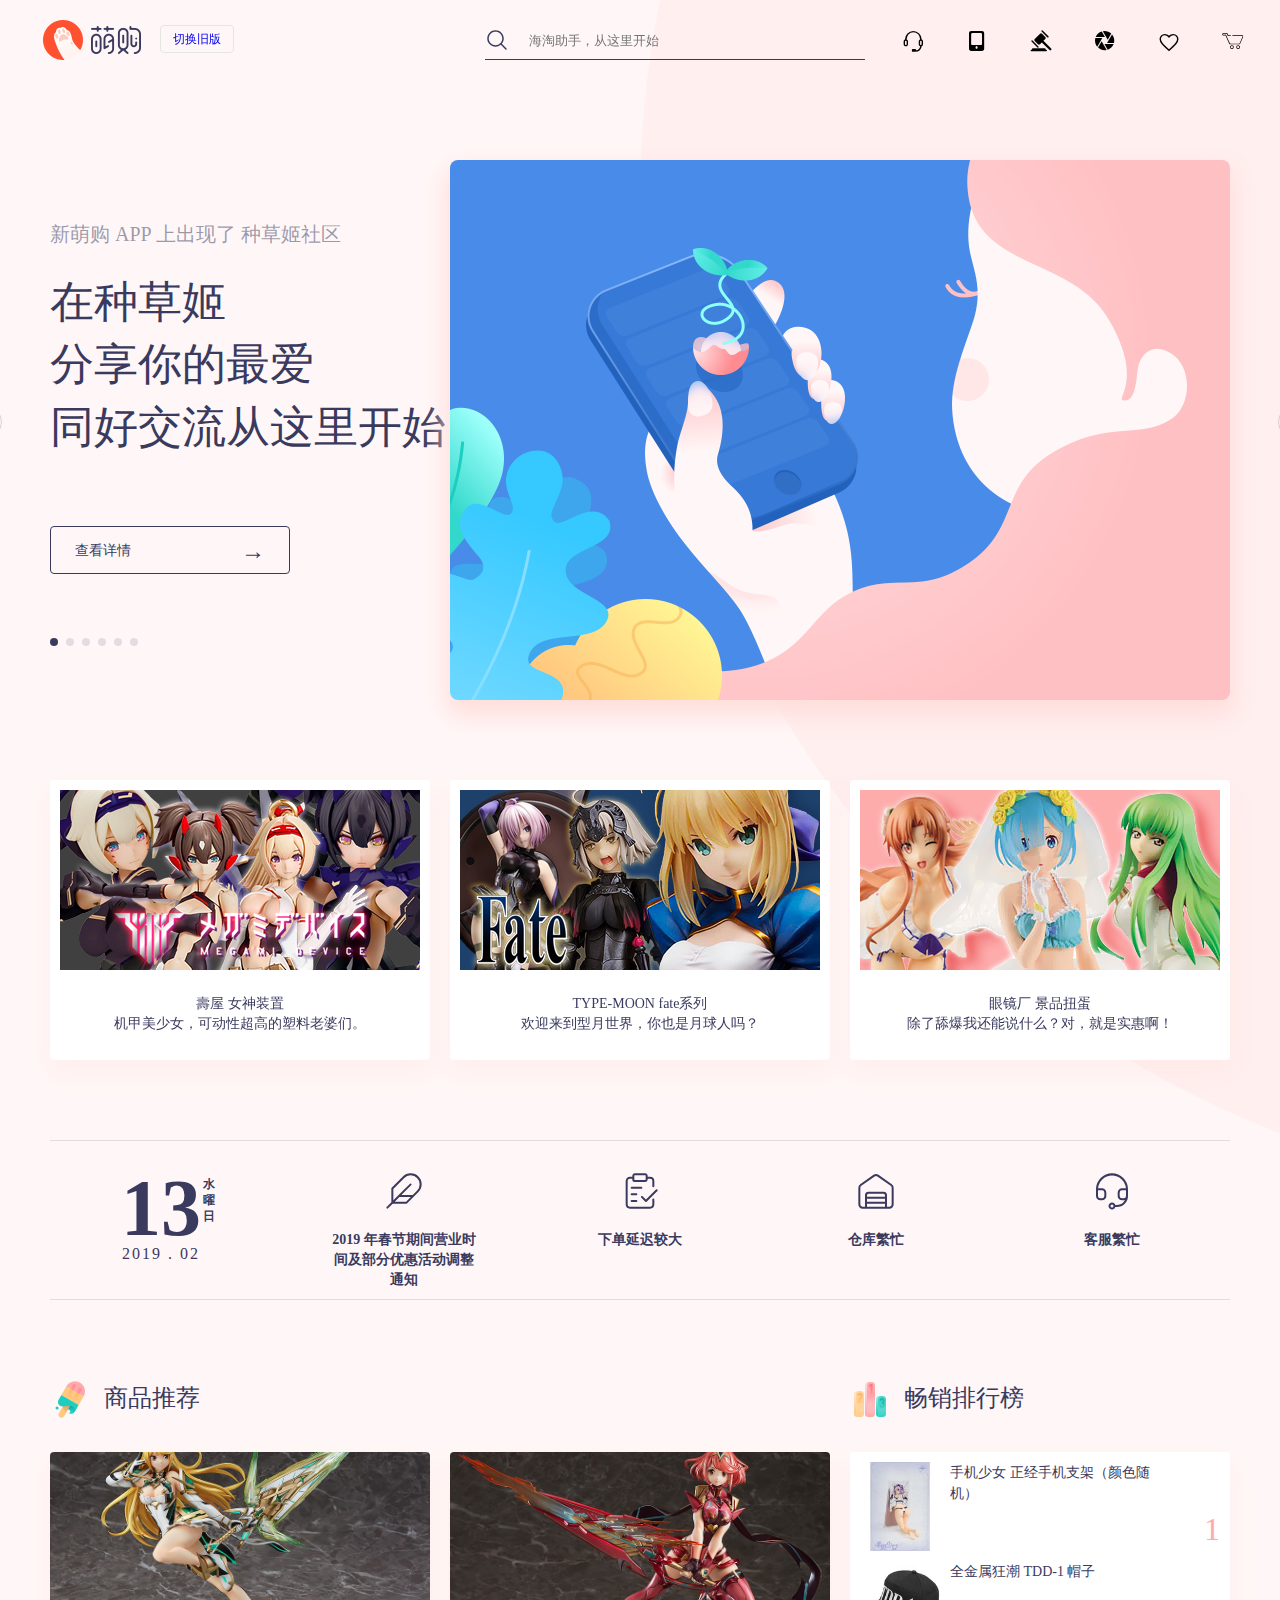
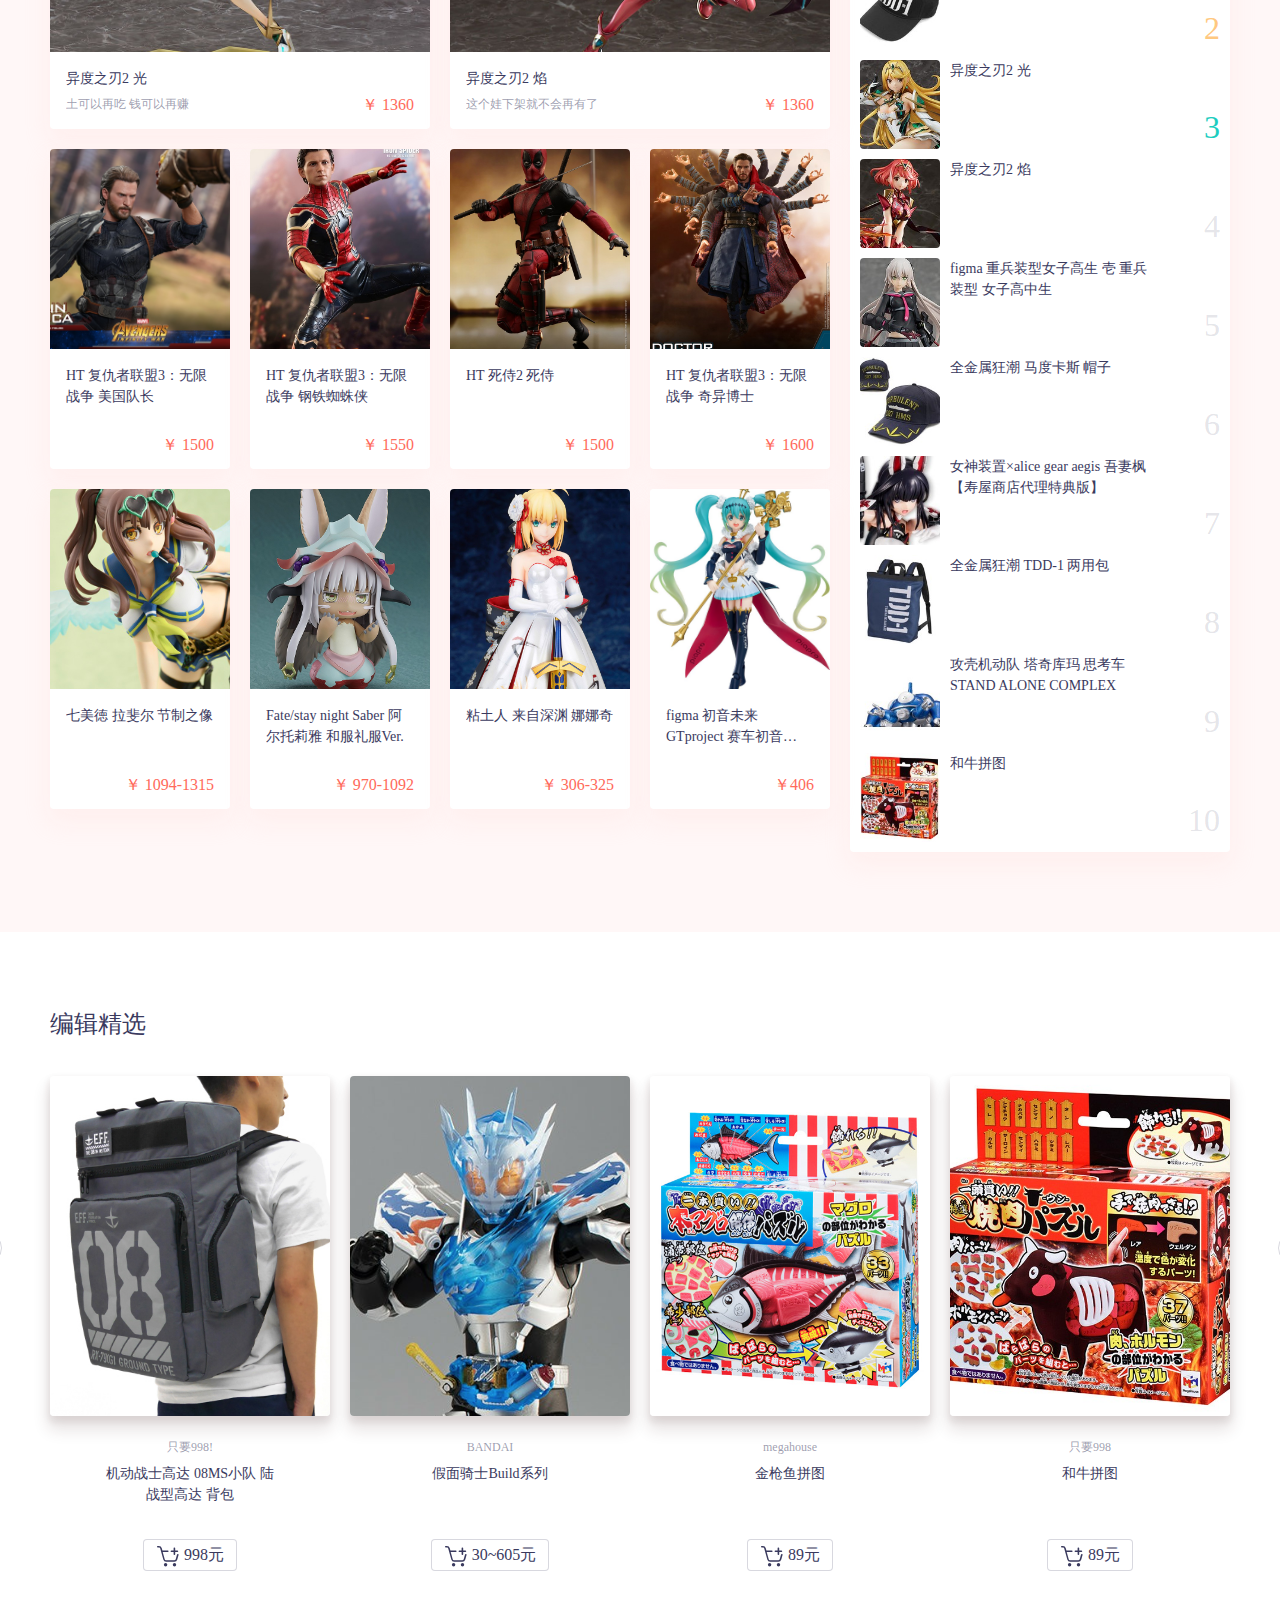
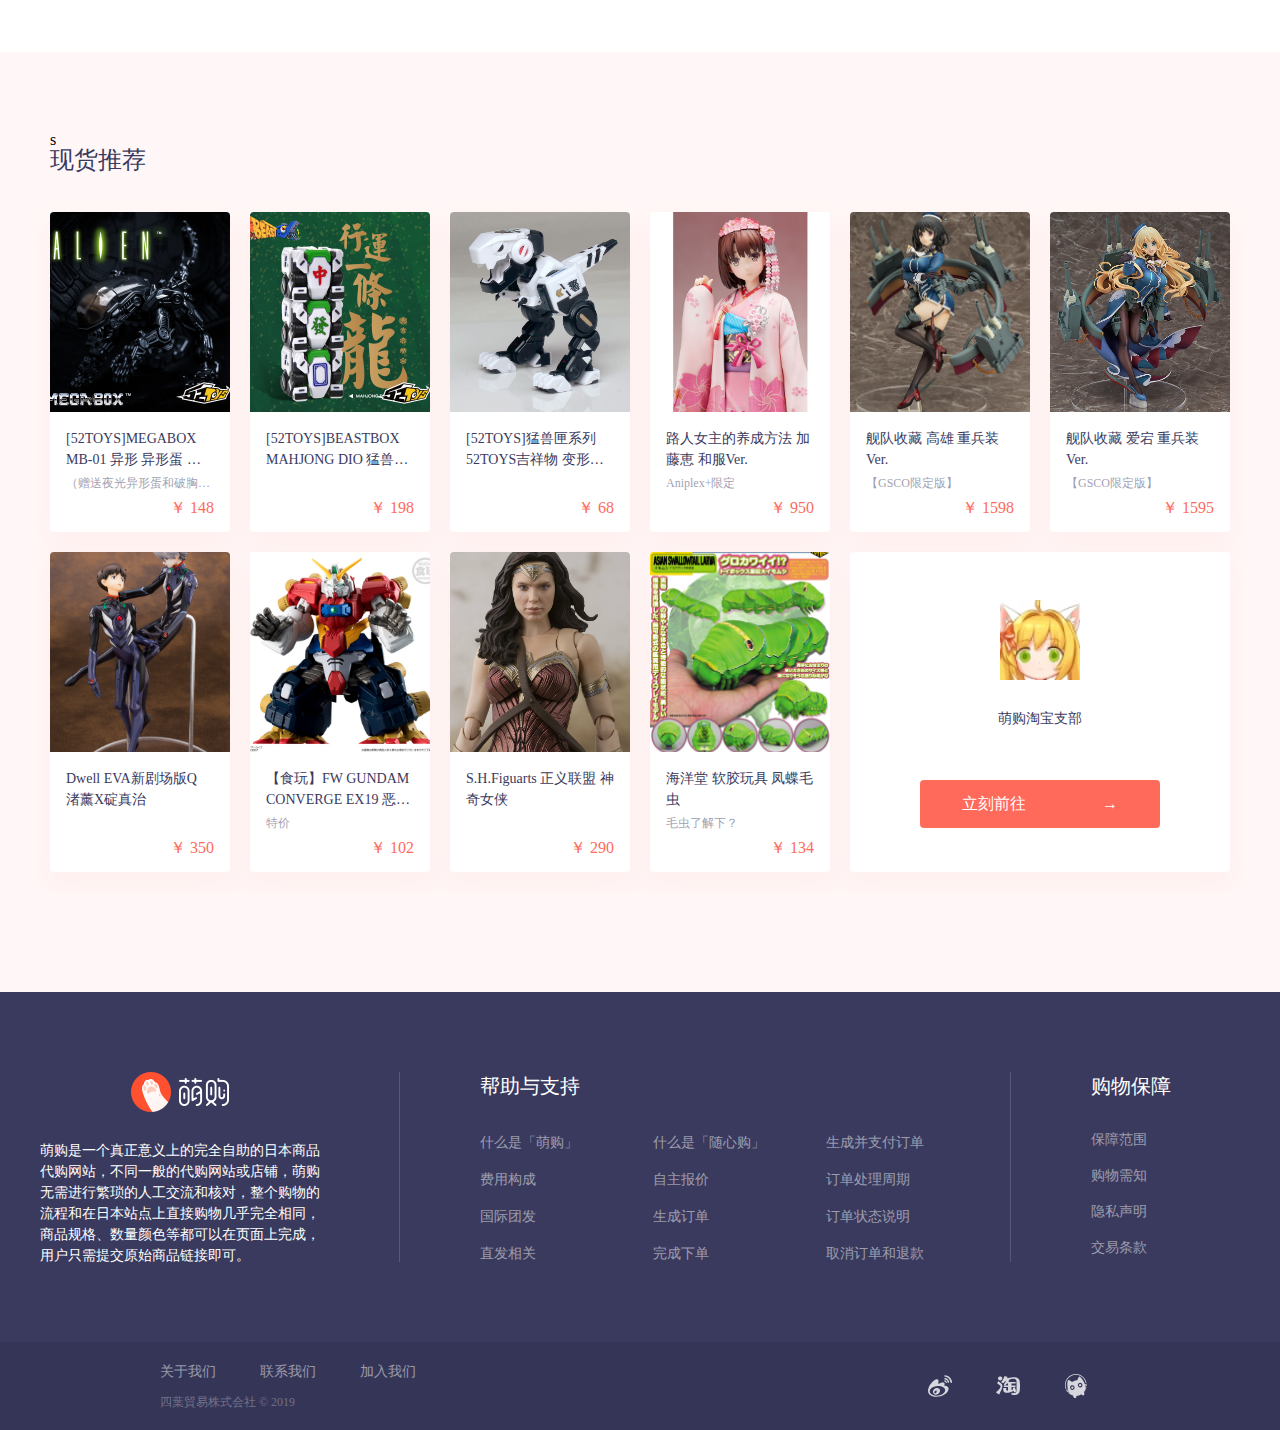
<file: index.html>
<!DOCTYPE html>
<html lang="en">

<head>
    <meta charset="UTF-8">
    <meta name="viewport" content="width=device-width, initial-scale=1.0">
    <meta http-equiv="X-UA-Compatible" content="ie=edge">
    <title>萌购</title>
    <link rel="stylesheet" href="./style/animate.css">
    <link rel="shortcut icon" href="./images/favicon.ico">
    <link rel="stylesheet" href="./style/globalstyle.css">
    <link rel="stylesheet" href="./style/index.css">
    <link rel="stylesheet" href="./font/iconfont.css">
</head>

<body>
    <div class="top-search">
        <div class="search-box">
            <button type="button" class="search-close">✖</button>
            <div class="search-input">
                <input type="text" class="zhuanyi">
                <button type="submit" class="search-button">→</button>
            </div>
            <div class="search-buttons">
                <p class="advertisement">
                    <a target="_blank"
                        href="http://www.0a0a0.cc/owo?url=aHR0cHM6Ly93d3cuYW1hem9uLmNvLmpwL3MvcmVmPW5iX3NiX25vc3M_ZmllbGQta2V5d29yZHM9">
                        <img src="./images/amazon.png" alt="">
                    </a>
                    <b class="text">
                        <span class="title">前往日本亚马逊搜索</span>
                        <span class="subtitle">アマゾン・ジャパンで探せ！</span>
                        <span class="content">全球最大的在线零售电商平台，生活爱好都能在这里得到满足，让你足不出户淘遍日本。</span>
                    </b>
                </p>
                <p class="advertisement">
                    <a target="_blank"
                        href="http://www.0a0a0.cc/owo?url=aHR0cHM6Ly93d3cuc3VydWdhLXlhLmpwL3NlYXJjaD9jYXRlZ29yeT0mc2VhcmNoX3dvcmQ9">
                        <img src="./images/junhewu.png" alt="">
                    </a>
                    <b class="text">
                        <span class="title">前往骏河屋搜索</span>
                        <span class="subtitle">駿河屋で探せ！</span>
                        <span class="content">主营游戏、手办和中古二手的骏河屋，随便你是原装控或是古物粉，都能找到中意的商品。</span>
                    </b>
                </p>
                <p class="advertisement">
                    <a target="_blank"
                        href="http://www.0a0a0.cc/owo?url=aHR0cHM6Ly93d3cuYW5pbWF0ZS1vbmxpbmVzaG9wLmpwL3Byb2R1Y3RzL2xpc3QucGhwP21vZGU9c2VhcmNoJnNtdD0">
                        <img src="./images/anmiate.png" alt="">
                    </a>
                    <b class="text">
                        <span class="title">前往Animate搜索</span>
                        <span class="subtitle">アニメイトで探せ！</span>
                        <span class="content">“Animate的话当然就是Animate!”，二次元森罗万象的专门店，没有什么二次元商品是在这里找不到的！</span>
                    </b>
                </p>
                <p class="advertisement">
                    <a target="_blank"
                        href="http://www.0a0a0.cc/owo?url=aHR0cDovL3d3dy5hbWlhbWkuanAvdG9wL3NlYXJjaC9saXN0P3N1Ym1pdD3mpJzntKImc19rZXl3b3Jkcz0">
                        <img src="./images/anmiate2.png" alt="">
                    </a>
                    <b class="text">
                        <span class="title">前往Animate搜索</span>
                        <span class="subtitle">あみあみで探せ！</span>
                        <span class="content">“日本最大的手办聚集地”，以手办为主，融合了各类二次元商品。更以独特的店铺特典，吸引了一大批忠实爱好者。</span>
                    </b>
                </p>
                <p class="advertisement">
                    <a target="_blank"
                        href="http://www.0a0a0.cc/owo?url=[base64]">
                        <img src="./images/movic.png" alt="">
                    </a>
                    <b class="text">
                        <span class="title">前往Movic搜索</span>
                        <span class="subtitle">ムービックで探せ！</span>
                        <span class="content">Animate的好朋友，主营二次元角色周边，包括并不限于卡片、手办、角色歌、COS服等等。</span>
                    </b>
                </p>
            </div>
        </div>
    </div>
    <div class="wrap">
        <div class="brief">
            <div class="header">
                <a href="#"><img src="./images/logo.png" alt=""></a>
                <a href="#" class="switch">切换旧版</a>
                <input type="text" placeholder="海淘助手，从这里开始" class="moe-search-input">
                <ul>
                    <li><a href="" title="我要咨询"><i class="iconfont">&#xe7e1;</i></a></li>
                    <li><a href="" title="APP"><i class="iconfont">&#xe61a;</i></a></li>
                    <li><a href="" title="拍卖"><i class="iconfont">&#xe66e;</i></a></li>
                    <li><a href="" title="拼团中心"><i class="iconfont">&#xe684;</i></a></li>
                    <li><a href="" title="随心购"><i class="iconfont">&#xe613;</i></a></li>
                    <li><a href="" title="购物车"><i class="iconfont">&#xe605;</i></a></li>
                    <li><a href="#" id="user" title="用户"><i class="iconfont">&#xe658;</i></a></li>
                </ul>
                <div class="userlogin">
                    <p><a href="./register.html" target="_blank">注册</a></p>
                    <p><a href="./login.html" target="_blank">登录</a></p>
                    <p><a href="#"><i class="iconfont">&#xe61c;</i>系统公告</a></p>
                    <p><a href="#"><i class="iconfont">&#xe629;</i>帮助中心</a></p>
                </div>
            </div>
            <div class="banner-wrap">
                <div class="previous">&lt;</div>
                <div class="next">&gt;</div>
                <div class="banner-left">
                    <div class="banner-text active">
                        <p class="banner-text-title">新萌购 APP 上出现了 种草姬社区</p>
                        <p class="banner-text-main">在种草姬<br>分享你的最爱<br>同好交流从这里开始</p>
                        <a target="_blank" class="banner-text-details"
                            href="https://www.030buy.net/special/2018.5.9.moebuy">查看详情<span>→</span></a>
                    </div>
                    <div class="banner-text">
                        <p class="banner-text-title">咕咕咕~ 完成2018新年的约定</p>
                        <p class="banner-text-main">全日本随心购<br>现已正式加入<br>萌购娘豪华套餐最爱</p>
                        <a target="_blank" class="banner-text-details" href="http://anybuy.030buy.net/"">查看详情<span>→</span></a>
                    </div>

                    <div class=" banner-text">
                            <p class="banner-text-title">【寿屋商店代理特典版】</p>
                            <p class="banner-text-main">女神装置<br>Alice Gear Aegis<br>吾妻枫</p>
                            <a target="_blank" class="banner-text-details"
                                href="http://www.030mall.com/p/SG_060266">查看详情<span>→</span></a>
                    </div>
                    <div class="banner-text">
                        <p class="banner-text-title">FRAME ARMS GIRL</p>
                        <p class="banner-text-main">FAG 新机娘<br>格里芬</p>
                        <a target="_blank" class="banner-text-details"
                            href="http://www.030mall.com/p/SG_059681">查看详情<span>→</span></a>
                    </div>
                    <div class="banner-text">
                        <p class="banner-text-title">来自「大绅士」的超正经推荐</p>
                        <p class="banner-text-main">正经手机架<br>無料社<br><span style="margin-left: -0.5em">【手机少女】</span></p>
                        <a target="_blank" class="banner-text-details"
                            href="http://www.030mall.com/p/SG_059337">查看详情<span>→</span></a>
                    </div>
                    <div class="banner-text">
                        <p class="banner-text-title">original by Tony</p>
                        <p class="banner-text-main">艶娘幻梦谭<br>春梅</p>
                        <a target="_blank" class="banner-text-details"
                            href="http://www.030mall.com/p/SG_060379">查看详情<span>→</span></a>
                    </div>
                    <div class="banner-index">
                        <span class="active"></span>
                        <span></span>
                        <span></span>
                        <span></span>
                        <span></span>
                        <span></span>
                    </div>
                </div>
                <div class="banner-right">
                    <div class="active"><a target="_blank" href="https://www.030buy.net/special/2018.5.9.moebuy"></a>
                    </div>
                    <div><a target="_blank" href="http://anybuy.030buy.net/"></a></div>
                    <div><a target="_blank" href="http://www.030mall.com/p/SG_060266"></a></div>
                    <div><a target="_blank" href="http://www.030mall.com/p/SG_059681"></a></div>
                    <div><a target="_blank" href="http://www.030mall.com/p/SG_059337"></a></div>
                    <div><a target="_blank" href="http://www.030mall.com/p/SG_060379"></a></div>
                </div>
            </div>
            <div class="main-hot">
                <a target="_blank" href="http://www.030mall.com/list#filter=13326&page=1&group=3">
                    <div class="img"></div>
                    <div class="text">
                        壽屋 女神装置<br>机甲美少女，可动性超高的塑料老婆们。
                    </div>
                </a>
                <a target="_blank" href="http://www.030mall.com/list#page=1&group=0&condition=0&name=fate">
                    <div class="img"></div>
                    <div class="text">
                        TYPE-MOON fate系列<br>欢迎来到型月世界，你也是月球人吗？
                    </div>
                </a>
                <a target="_blank"
                    href="http://www.030mall.com/list#sort=createTime&st=desc&filter=&page=1&group=0&condition=0&name=%E6%99%AF%E5%93%81%20%E6%89%AD%E8%9B%8B%20%E9%A3%9F%E7%8E%A9">
                    <div class="img"></div>
                    <div class="text">
                        眼镜厂 景品扭蛋<br>除了舔爆我还能说什么？对，就是实惠啊！
                    </div>
                </a>
            </div>
            <div class="notice">
                <div class="notice-main">
                    <div class="calendar">
                        <div class="calendar-left">
                            <span class="day">13</span>
                            <br>
                            <span class="yearmonth">2019 . 02</span>
                        </div>
                        <div class="calendar-right">
                            <span class="week-name">水<br>曜<br>日</span>
                        </div>
                    </div>
                </div>
                <div class="notice-main" id="notice">
                    <svg class="notice-icon">
                        <svg viewBox="0 0 40 40" id="index-feature" width="100%" height="100%">
                            <path fill="none" d="M0 0h40v40H0z"></path>
                            <path
                                d="M3.33 37.67a1 1 0 0 1-.7-1.67l4.71-4.71V17.5a1 1 0 0 1 .29-.71L18.88 5.54a10.65 10.65 0 0 1 7.78-3.22 10.65 10.65 0 0 1 7.78 3.22 10.65 10.65 0 0 1 3.22 7.78 10.65 10.65 0 0 1-3.22 7.78L23.21 32.37a1 1 0 0 1-.71.29H8.75L4 37.37a1 1 0 0 1-.67.3zm7.41-7h11.34L26.74 26H15.41zM9.33 17.91v11.34l5-5L26 12.63A1 1 0 0 1 27.37 14l-10 10h10.96a1 1 0 0 1 .34.06L33 19.69a8.6 8.6 0 0 0 2.63-6.37A8.6 8.6 0 0 0 33 7a8.6 8.6 0 0 0-6.37-2.64A8.61 8.61 0 0 0 20.29 7z"
                                fill="#3a3a5e"></path>
                        </svg>
                    </svg>
                    <p class="notice-text">
                        2019 年春节期间营业时间及部分优惠活动调整通知
                    </p>
                </div>
                <div class="notice-main">
                    <svg class="notice-icon">
                        <svg viewBox="0 0 40 40" id="index-order" width="100%" height="100%">
                            <path fill="none" d="M0 0h40v40H0z"></path>
                            <path
                                d="M33.33 27.5a1 1 0 0 0-1 1v4.83c0 1.68-.65 2.33-2.33 2.33H10c-1.68 0-2.33-.65-2.33-2.33V10a2.21 2.21 0 0 1 .69-1.66A2.29 2.29 0 0 1 10 7.67h2.33v.67A2.45 2.45 0 0 0 15 11h10a2.45 2.45 0 0 0 2.67-2.67v-.66H30c1.68 0 2.33.65 2.33 2.33v5.13a1 1 0 0 0 2 0V10c0-2.79-1.54-4.33-4.33-4.33h-2.33V5A2.45 2.45 0 0 0 25 2.33H15A2.45 2.45 0 0 0 12.33 5v.67H10a4.27 4.27 0 0 0-3.06 1.27A4.19 4.19 0 0 0 5.67 10v23.33c0 2.79 1.54 4.33 4.33 4.33h20c2.79 0 4.33-1.54 4.33-4.33V28.5a1 1 0 0 0-1-1zM14.33 5c0-.56.11-.67.67-.67h10c.56 0 .67.11.67.67v3.33c0 .56-.11.67-.67.67H15c-.56 0-.67-.11-.67-.67zm2.02 24h-4.68a1 1 0 0 0 0 2h4.68a1 1 0 1 0 0-2zm6-12.33a1 1 0 0 0-1-1h-9.68a1 1 0 1 0 0 2h9.68a1 1 0 0 0 1-1zm-6 5.66h-4.68a1 1 0 1 0 0 2h4.68a1 1 0 0 0 0-2zm21.03-3.78a1 1 0 0 0-1.41 0l-10 10-3.41-3.41a1 1 0 0 0-1.41 1.41l4.11 4.11a1 1 0 0 0 1.41 0L37.38 20a1 1 0 0 0 0-1.45z"
                                fill="#3a3a5e"></path>
                        </svg>
                    </svg>
                    <p class="notice-text">
                        下单延迟较大
                    </p>
                </div>
                <div class="notice-main">
                    <svg class="notice-icon">
                        <svg viewBox="0 0 40 40" id="index-warehouse" width="100%" height="100%">
                            <path
                                d="M10 26.67h20m-20 5h20m-20 5v-12.5a2.5 2.5 0 0 1 2.5-2.5h15a2.5 2.5 0 0 1 2.5 2.5v12.5"
                                fill="none" stroke="#3a3a5e" stroke-width="2"></path>
                            <path
                                d="M18.09 4.67L4.76 14a3.33 3.33 0 0 0-1.42 2.73v16.6a3.33 3.33 0 0 0 3.33 3.33h26.66a3.33 3.33 0 0 0 3.33-3.33V16.74A3.33 3.33 0 0 0 35.24 14L21.91 4.67a3.33 3.33 0 0 0-3.82 0z"
                                fill="none" stroke="#3a3a5e" stroke-width="2"></path>
                            <path fill="none" d="M0 0h40v40H0z"></path>
                        </svg>
                    </svg>
                    <p class="notice-text">
                        仓库繁忙
                    </p>
                </div>
                <div class="notice-main">
                    <svg class="notice-icon">
                        <svg viewBox="0 0 40 40" id="index-service" width="100%" height="100%">
                            <path
                                d="M20 2.33a16 16 0 0 0-16 16V25a4.34 4.34 0 0 0 4.33 4.33H10A4.34 4.34 0 0 0 14.33 25v-3.33A4.34 4.34 0 0 0 10 17.33H6.05a14 14 0 0 1 27.9 0H30a4.34 4.34 0 0 0-4.33 4.33V25A4.34 4.34 0 0 0 30 29.33h1.67A4.28 4.28 0 0 0 33 29.1a9 9 0 0 1-8 4.9h-1.66a3.5 3.5 0 1 0 0 2H25a11 11 0 0 0 11-11v-6.67a16 16 0 0 0-16-16zm-7.67 19.34V25A2.34 2.34 0 0 1 10 27.33H8.33A2.34 2.34 0 0 1 6 25v-5.67h4a2.34 2.34 0 0 1 2.33 2.34zM20 36.5a1.5 1.5 0 1 1 1.5-1.5 1.5 1.5 0 0 1-1.5 1.5zm11.67-9.17H30A2.34 2.34 0 0 1 27.67 25v-3.33A2.34 2.34 0 0 1 30 19.33h4V25a2.34 2.34 0 0 1-2.33 2.33z"
                                fill="#3a3a5e"></path>
                            <path fill="none" d="M0 0h40v40H0z"></path>
                        </svg>
                    </svg>
                    <p class="notice-text">
                        客服繁忙
                    </p>
                </div>
            </div>
            <div class="notice-banner">
                <div class="notice-banner-main">
                    <div class="previous">&lt;</div>
                    <div class="next">&gt;</div>
                    <div class="notice-main-text">

                    </div>
                </div>
            </div>
            <div class="selected">
                <div class="title">
                    <div class="items-title">
                        <img src="./images/binggun.png" alt="">
                        商品推荐
                    </div>
                    <div class="ranking-title">
                        <img src="./images/thrbinggun.png" alt="">
                        畅销排行榜
                    </div>
                </div>
                <div class="items-show">
                    <a href="">
                        <div class="big">
                            <div class="img"></div>
                            <div class="text">
                                <p class="text-title">异度之刃2 光</p>
                                <p class="text-subtitle">土可以再吃 钱可以再赚</p>
                                <p class="text-price">￥ 1360</p>
                            </div>
                        </div>
                    </a>
                    <a href="">
                        <div class="big">
                            <div class="img"></div>
                            <div class="text">
                                <p class="text-title">异度之刃2 焰</p>
                                <p class="text-subtitle">这个娃下架就不会再有了</p>
                                <p class="text-price">￥ 1360</p>
                            </div>
                        </div>
                    </a>
                    <a href="">
                        <div class="small">
                            <div class="img"></div>
                            <div class="text">
                                <p class="text-title">HT 复仇者联盟3：无限战争 美国队长</p>
                                <p class="text-price">￥ 1500</p>
                            </div>
                        </div>
                    </a>
                    <a href="">
                        <div class="small">
                            <div class="img"></div>
                            <div class="text">
                                <p class="text-title">HT 复仇者联盟3：无限战争 钢铁蜘蛛侠</p>
                                <p class="text-price">￥ 1550</p>
                            </div>
                        </div>
                    </a>
                    <a href="">
                        <div class="small">
                            <div class="img"></div>
                            <div class="text">
                                <p class="text-title">HT 死侍2 死侍</p>
                                <p class="text-price">￥ 1500</p>
                            </div>
                        </div>
                    </a>
                    <a href="">
                        <div class="small">
                            <div class="img"></div>
                            <div class="text">
                                <p class="text-title">HT 复仇者联盟3：无限战争 奇异博士</p>
                                <p class="text-price">￥ 1600</p>
                            </div>
                        </div>
                    </a>
                    <a href="">
                        <div class="small">
                            <div class="img"></div>
                            <div class="text">
                                <p class="text-title">七美徳 拉斐尔 节制之像</p>
                                <p class="text-price">￥ 1094-1315</p>
                            </div>
                        </div>
                    </a>
                    <a href="">
                        <div class="small">
                            <div class="img"></div>
                            <div class="text">
                                <p class="text-title">Fate/stay night Saber 阿尔托莉雅 和服礼服Ver.</p>
                                <p class="text-price">￥ 970-1092</p>
                            </div>
                        </div>
                    </a>
                    <a href="">
                        <div class="small">
                            <div class="img"></div>
                            <div class="text">
                                <p class="text-title">粘土人 来自深渊 娜娜奇</p>
                                <p class="text-price">￥ 306-325</p>
                            </div>
                        </div>
                    </a>
                    <a href="">
                        <div class="small">
                            <div class="img"></div>
                            <div class="text">
                                <p class="text-title">figma 初音未来 GTproject 赛车初音2018Ver.</p>
                                <p class="text-price">￥406</p>
                            </div>
                        </div>
                    </a>
                </div>
                <div class="ranking-show">
                    <a href="">
                        <div class="img"></div>
                        <div class="text">
                            <p class="text-title">
                                手机少女 正经手机支架（颜色随机）
                            </p>
                        </div>
                        <div class="rank">
                            <p class="rank-number one">1</p>
                        </div>
                    </a>
                    <a href="">
                        <div class="img"></div>
                        <div class="text">
                            <p class="text-title">
                                全金属狂潮 TDD-1 帽子
                            </p>
                        </div>
                        <div class="rank">
                            <p class="rank-number tow">2</p>
                        </div>
                    </a>
                    <a href="">
                        <div class="img"></div>
                        <div class="text">
                            <p class="text-title">
                                异度之刃2 光
                            </p>
                        </div>
                        <div class="rank">
                            <p class="rank-number three">3</p>
                        </div>
                    </a>
                    <a href="">
                        <div class="img"></div>
                        <div class="text">
                            <p class="text-title">
                                异度之刃2 焰
                            </p>
                        </div>
                        <div class="rank">
                            <p class="rank-number">4</p>
                        </div>
                    </a>
                    <a href="">
                        <div class="img"></div>
                        <div class="text">
                            <p class="text-title">
                                figma 重兵装型女子高生 壱 重兵装型 女子高中生
                            </p>
                        </div>
                        <div class="rank">
                            <p class="rank-number">5</p>
                        </div>
                    </a>
                    <a href="">
                        <div class="img"></div>
                        <div class="text">
                            <p class="text-title">
                                全金属狂潮 马度卡斯 帽子
                            </p>
                        </div>
                        <div class="rank">
                            <p class="rank-number">6</p>
                        </div>
                    </a>
                    <a href="">
                        <div class="img"></div>
                        <div class="text">
                            <p class="text-title">
                                女神装置×alice gear aegis 吾妻枫【寿屋商店代理特典版】
                            </p>
                        </div>
                        <div class="rank">
                            <p class="rank-number">7</p>
                        </div>
                    </a>
                    <a href="">
                        <div class="img"></div>
                        <div class="text">
                            <p class="text-title">
                                全金属狂潮 TDD-1 两用包
                            </p>
                        </div>
                        <div class="rank">
                            <p class="rank-number">8</p>
                        </div>
                    </a>
                    <a href="">
                        <div class="img"></div>
                        <div class="text">
                            <p class="text-title">
                                攻壳机动队 塔奇库玛 思考车 STAND ALONE COMPLEX
                            </p>
                        </div>
                        <div class="rank">
                            <p class="rank-number">9</p>
                        </div>
                    </a>
                    <a href="">
                        <div class="img"></div>
                        <div class="text">
                            <p class="text-title">
                                和牛拼图
                            </p>
                        </div>
                        <div class="rank">
                            <p class="rank-number">10</p>
                        </div>
                    </a>
                </div>
            </div>
            <div class="editor-recommend">
                <div class="recommend-content">
                    <h2>编辑精选</h2>
                    <div class="content-banner">
                        <div class="banner-main">
                            <div class="img"></div>
                            <div class="title"></div>
                            <div class="subtitle"></div>
                            <a class="purchase" href="" target="_blank">

                            </a>
                        </div>
                        <div class="banner-main">
                            <div class="img"></div>
                            <div class="title"></div>
                            <div class="subtitle"></div>
                            <a class="purchase" href="" target="_blank">

                            </a>
                        </div>
                        <div class="banner-main">
                            <div class="img"></div>
                            <div class="title"></div>
                            <div class="subtitle"></div>
                            <a class="purchase" href="" target="_blank">

                            </a>
                        </div>
                        <div class="banner-main">
                            <div class="img"></div>
                            <div class="title"></div>
                            <div class="subtitle"></div>
                            <a class="purchase" href="" target="_blank">

                            </a>
                        </div>
                    </div>
                    <div class="recommend-banner-prveious">
                        <svg>
                            <svg viewBox="0 0 16 16" id="link-next-color" width="100%" height="100%">
                                <path
                                    d="M6 13.5a.5.5 0 0 1-.35-.85L10.29 8 5.65 3.35a.5.5 0 0 1 .71-.71l5 5a.5.5 0 0 1 0 .71l-5 5a.5.5 0 0 1-.36.15z">
                                </path>
                                <path fill="none" d="M0 0h16v16H0z"></path>
                            </svg>
                        </svg>
                    </div>
                    <div class="recommend-banner-next">
                        <svg>
                            <svg viewBox="0 0 16 16" id="link-next-color" width="100%" height="100%">
                                <path
                                    d="M6 13.5a.5.5 0 0 1-.35-.85L10.29 8 5.65 3.35a.5.5 0 0 1 .71-.71l5 5a.5.5 0 0 1 0 .71l-5 5a.5.5 0 0 1-.36.15z">
                                </path>
                                <path fill="none" d="M0 0h16v16H0z"></path>
                            </svg>
                        </svg>
                    </div>
                </div>
            </div>
            <div class="stock">s
                <h2>现货推荐</h2>
                <a href="">
                    <div class="small">
                        <div class="img"></div>
                        <div class="text">
                            <p class="text-title">[52TOYS]MEGABOX MB-01 异形 异形蛋 破胸虫 变形玩具 首发版 </p>
                            <p class="text-subtitle">
                                （赠送夜光异形蛋和破胸虫）
                            </p>
                            <p class="text-price">￥ 148</p>
                        </div>
                    </div>
                </a>
                <a href="">
                    <div class="small">
                        <div class="img"></div>
                        <div class="text">
                            <p class="text-title">[52TOYS]BEASTBOX MAHJONG DIO 猛兽匣 麻将狄奥 变形小恐龙 </p>
                            <p class="text-subtitle"></p>
                            <p class="text-price">￥ 198</p>
                        </div>
                    </div>
                </a>
                <a href="">
                    <div class="small">
                        <div class="img"></div>
                        <div class="text">
                            <p class="text-title">[52TOYS]猛兽匣系列 52TOYS吉祥物 变形小恐龙DIO 警视厅狄奥 </p>
                            <p class="text-subtitle">

                            </p>
                            <p class="text-price">￥ 68</p>
                        </div>
                    </div>
                </a>
                <a href="">
                    <div class="small">
                        <div class="img"></div>
                        <div class="text">
                            <p class="text-title">路人女主的养成方法 加藤恵 和服Ver. </p>
                            <p class="text-subtitle">
                                Aniplex+限定
                            </p>
                            <p class="text-price">￥ 950</p>
                        </div>
                    </div>
                </a>
                <a href="">
                    <div class="small">
                        <div class="img"></div>
                        <div class="text">
                            <p class="text-title">舰队收藏 高雄 重兵装Ver. </p>
                            <p class="text-subtitle">
                                【GSCO限定版】
                            </p>
                            <p class="text-price">￥ 1598</p>
                        </div>
                    </div>
                </a>
                <a href="">
                    <div class="small">
                        <div class="img"></div>
                        <div class="text">
                            <p class="text-title">舰队收藏 爱宕 重兵装Ver. </p>
                            <p class="text-subtitle">
                                【GSCO限定版】
                            </p>
                            <p class="text-price">￥ 1595</p>
                        </div>
                    </div>
                </a>
                <a href="">
                    <div class="small">
                        <div class="img"></div>
                        <div class="text">
                            <p class="text-title">Dwell EVA新剧场版Q 渚薰X碇真治 </p>
                            <p class="text-subtitle"></p>
                            <p class="text-price">￥ 350</p>
                        </div>
                    </div>
                </a>
                <a href="">
                    <div class="small">
                        <div class="img"></div>
                        <div class="text">
                            <p class="text-title">【食玩】FW GUNDAM CONVERGE EX19 恶魔高达 </p>
                            <p class="text-subtitle">特价</p>
                            <p class="text-price">￥ 102</p>
                        </div>
                    </div>
                </a>
                <a href="">
                    <div class="small">
                        <div class="img"></div>
                        <div class="text">
                            <p class="text-title">S.H.Figuarts 正义联盟 神奇女侠 </p>
                            <p class="text-subtitle"></p>
                            <p class="text-price">￥ 290</p>
                        </div>
                    </div>
                </a>
                <a href="">
                    <div class="small">
                        <div class="img"></div>
                        <div class="text">
                            <p class="text-title">海洋堂 软胶玩具 凤蝶毛虫 </p>
                            <p class="text-subtitle">
                                毛虫了解下？
                            </p>
                            <p class="text-price">￥ 134</p>
                        </div>
                    </div>
                </a>
                <a href="">
                    <div class="stock-big">
                        <div class="img"></div>
                        <div class="text">萌购淘宝支部</div>
                        <div class="button">
                            立刻前往&nbsp;&nbsp;&nbsp;&nbsp;&nbsp;&nbsp;&nbsp;&nbsp;&nbsp;&nbsp;&nbsp;&nbsp;&nbsp;&nbsp;&nbsp;&nbsp;&nbsp;&nbsp;&nbsp;→
                        </div>
                    </div>
                </a>
            </div>
            <div class="footer">
                <div class="footer-top">
                    <div class="site-intro">
                        <img src="./images/logo-w.png" alt="">
                        <p class="text">
                            萌购是一个真正意义上的完全自助的日本商品代购网站，不同一般的代购网站或店铺，萌购无需进行繁琐的人工交流和核对，整个购物的流程和在日本站点上直接购物几乎完全相同，商品规格、数量颜色等都可以在页面上完成，用户只需提交原始商品链接即可。
                        </p>
                    </div>
                    <div class="web-help">
                        <h5>帮助与支持</h5>
                        <div class="help-list">
                            <p><a href="">什么是「萌购」</a></p>
                            <p><a href="">什么是「随心购」</a></p>
                            <p><a href="">生成并支付订单</a></p>
                            <p><a href="">费用构成</a></p>
                            <p><a href="">自主报价</a></p>
                            <p><a href="">订单处理周期</a></p>
                            <p><a href="">国际团发</a></p>
                            <p><a href="">生成订单</a></p>
                            <p><a href="">订单状态说明</a></p>
                            <p><a href="">直发相关</a></p>
                            <p><a href="">完成下单</a></p>
                            <p><a href="">取消订单和退款</a></p>
                        </div>
                    </div>
                    <div class="shp-guarantee">
                        <h5>购物保障</h5>
                        <p><a href="">保障范围</a></p>
                        <p><a href="">购物需知</a></p>
                        <p><a href="">隐私声明</a></p>
                        <p><a href="">交易条款</a></p>
                    </div>
                </div>
                <div class="footer-bottom">
                    <div class="bottom-left">
                        <a href="">关于我们</a>
                        <a href="">联系我们</a>
                        <a href="">加入我们</a>
                        <p>四葉貿易株式会社 © 2019</p>
                    </div>
                    <div class="bottom-right">
                        <a href="">
                            <svg>
                                <svg viewBox="0 0 24 23" id="share-weibo" width="100%" height="100%">
                                    <path
                                        d="M8.845 13.403c1.97-.11 3.445 1.312 3.233 3.217-.213 1.946-2.092 3.547-4.122 3.539-1.96-.008-3.27-1.523-2.995-3.352.27-1.793 1.98-3.301 3.884-3.404zm-1.262 2.888c-.625.03-1.191.575-1.273 1.232-.085.662.356 1.192.985 1.181.639-.01 1.227-.57 1.305-1.244.07-.677-.383-1.195-1.017-1.169zm1.288.534c.208-.004.396-.185.423-.403.021-.217-.127-.387-.33-.375-.203.006-.383.183-.41.397-.025.213.113.384.317.38zm15.084-9.797c-.79-4.411-4.297-6.182-6.727-6.351-.457-.044-.882.231-.945.673-.06.43.247.857.673.944 1.59.351 4.599.814 5.395 5.291.07.454.443.938 1.009.815.414-.091.784-.321.595-1.372zm-7.071-1.232c.958.15 1.79 1.05 1.952 1.887.163.616-.402.847-.714.757-.32-.091-.405-.423-.405-.423-.096-.489-.422-.947-1.087-1.086-.313-.066-.483-.418-.39-.726a.571.571 0 0 1 .644-.41zm.404-2.364c2.087.36 3.642 2.067 3.908 4.142l-.004.001.003.046a.76.76 0 0 1-.761.761.86.86 0 0 1-.812-.72c-.246-1.617-1.143-2.23-2.54-2.617-.526-.147-.811-.435-.811-.834 0-.4.32-.9 1.017-.78zm-.141 12.587c-.28 2.907-4.426 5.235-8.922 5.12-4.166-.102-6.942-2.296-6.482-4.84.449-2.473 3.854-4.61 7.859-4.846 4.302-.253 7.818 1.748 7.545 4.566zm-.656-4.66c-.166.005-.236.024-.26-.035-.021-.049.003-.102.093-.328.25-.63.646-1.923-.17-2.645-.538-.477-2.816-.84-5.216.825-.12.083-.314.26-.412.227-.108-.036-.13-.153-.145-.373-.079-1.186.919-4.482-1.654-4.208-2.735.463-6.425 4.785-7.48 6.875-3.742 7.417 1.67 10.44 6.964 10.597 5.743.17 11.562-3.091 12.327-7.454.51-2.912-2.918-3.506-4.047-3.48z"
                                        fill="#fff" fill-opacity=".8"></path>
                                </svg>
                            </svg>
                        </a>
                        <a href="">
                            <svg>
                                <svg viewBox="0 0 24 24" id="share-taobao" width="100%" height="100%">
                                    <path
                                        d="M8.323 2.615C7.81 4.083 7.07 5.59 6.37 6.6c-.301.431-.522.7-.892 1.089l-.355.37 1.035.605 1.032.602.224-.223c.271-.275.892-.982 1.196-1.364l.224-.281.602-.26.683-.294.08-.031-.11.208c-.596 1.101-1.396 2.321-1.983 3.021-.131.156-.236.294-.233.306 0 .015.28.275.623.578l.62.551-.653.009-.653.006v1.529h4.205v3.648l-.274-.021c-.596-.046-1.044-.205-1.253-.44-.245-.278-.31-.774-.221-1.639l.048-.572v-.119H8.86c-1.175 0-1.467.009-1.512.04-.08.061-.131.428-.152 1.092-.024.642.012 1.034.128 1.511.289 1.177.981 1.884 2.097 2.141.262.058.367.064 1.417.061.865 0 1.241-.012 1.59-.052 1.95-.226 3.528-.765 4.775-1.633.173-.119.325-.211.334-.199.012.012.107.364.218.786l.209.774c.006.006.546-.217 1.199-.495.769-.327 1.187-.52 1.181-.544a298.265 298.265 0 0 0-1.599-4.021c-.012-.012-1.921.584-1.942.609-.006.006.069.312.167.682l.176.697c0 .037-.471.339-.772.495-.224.113-.847.382-.889.382-.006 0-.009-.716-.009-1.59v-1.59h4.116v-1.529h-4.116V9.599h4.145V8.07h-7.34l.164-.208c.432-.55.933-1.37.877-1.431a8.035 8.035 0 0 0-.564-.165l-.608-.177c-.095-.043 1.506-.572 2.505-.829 1.834-.468 3.263-.541 4.25-.214.388.131.65.297.939.593.221.223.295.324.394.535.152.318.233.612.277 1.003.024.208.03 1.761.024 5.144l-.009 4.847-.083.272c-.152.495-.319.783-.629 1.08-.456.44-1.08.651-1.915.651-.331 0-.432-.015-1.253-.199-.489-.107-.901-.187-.91-.174-.024.025-.415 1.639-.415 1.703 0 .052.098.083.656.199.895.187 1.318.226 2.386.229 1.065 0 1.318-.024 2.01-.205 1.953-.505 3.102-1.841 3.355-3.908.104-.844.2-2.226.245-3.547.075-2.168-.057-4.648-.334-6.361-.101-.618-.25-1.009-.561-1.459-1.187-1.725-3.817-2.443-7.414-2.028-1.342.156-3.126.523-4.557.936l-.28.061.179-.376c.307-.569.54-1.079.51-1.107-.027-.025-2.926-.859-2.979-.859-.015 0-.116.245-.218.541zm3.692 7.93v.948H9.146l.904-.945.907-.948h.531l.528-.003v.948zM3.697 2.444c-.808.162-1.473.761-1.658 1.495-.078.303-.066.694.027.997.427 1.367 2.219 1.896 3.433 1.006.513-.373.802-.93.802-1.544 0-.514-.173-.933-.549-1.318a2.123 2.123 0 0 0-1.118-.624 3.199 3.199 0 0 0-.936-.012zm-2.016 5.78A36.801 36.801 0 0 0 1.016 9.3c-.003.021.552.394 1.238.829 1.646 1.049 1.545.976 1.798 1.239.704.725.71 1.547.027 2.572-.564.844-1.992 2.428-3.489 3.872-.328.315-.59.584-.588.599.012.031 3.209 2.073 3.248 2.073l.083-.131c.119-.278.919-2.028 1.503-3.281.337-.722.668-1.459.737-1.636.31-.795.68-2.089.781-2.734.021-.135.036-.465.033-.734 0-.398-.012-.535-.066-.734-.078-.303-.233-.639-.403-.884s-1.241-1.318-1.73-1.737c-.382-.327-1.742-1.388-1.813-1.416-.024-.009-.289.385-.695 1.028z"
                                        fill="#fff" fill-opacity=".8"></path>
                                </svg>
                            </svg>
                        </a>
                        <a href="">
                            <svg>
                                <svg viewBox="0 0 24 24" id="share-rng" width="100%" height="100%">
                                    <path
                                        d="M2.197 15.18a.363.363 0 0 1-.444-.219c-.102-.262-.195-.53-.277-.804C-.27 8.372 2.944 2.249 8.656.481c5.712-1.769 11.758 1.487 13.504 7.272.083.274.153.548.214.823a.368.368 0 0 1-.247.433l-.009.003a.361.361 0 0 1-.459-.27 10.296 10.296 0 0 0-.199-.772C19.835 2.586 14.187-.455 8.871 1.191 3.555 2.837.552 8.556 2.177 13.94c.078.257.165.507.261.752a.366.366 0 0 1-.231.484l-.009.003zm20.798-3.687a.385.385 0 0 1-.263.432l-.049.012-.098.017c-.415.074-.825.174-1.226.297l.029.38a6.626 6.626 0 0 1-.43 2.619c.305-.665.542-1.364.701-2.084a.358.358 0 0 1 .257-.273l.008-.002a.369.369 0 0 1 .452.438 11.072 11.072 0 0 1-2.331 4.737l.307 1.763c.137.786-.381 1.535-1.157 1.674s-1.516-.386-1.653-1.172l-.013-.072a10.755 10.755 0 0 1-5.303 1.643l.029.066a1.453 1.453 0 0 1-.723 1.908 1.42 1.42 0 0 1-1.884-.732l-.718-1.632a10.837 10.837 0 0 1-4.555-2.61.372.372 0 0 1 .135-.617l.008-.003a.359.359 0 0 1 .367.084c.529.506 1.109.95 1.728 1.328a6.515 6.515 0 0 1-1.802-1.928l-.186-.331c-.4.125-.796.274-1.179.447l-.092.042-.047.018a.379.379 0 0 1-.457-.209.387.387 0 0 1 .189-.51l.098-.045c.383-.172.776-.321 1.175-.45l-.11-.323-.005-.014-.012-.046-.014-.049c-.563.087-1.12.22-1.663.399l-.007.002a.38.38 0 0 1-.473-.249.387.387 0 0 1 .244-.486c.553-.182 1.12-.32 1.693-.413-.839-3.268-.843-6.448-.148-9.051.119-.446.601-.687 1.016-.495l.457.222a18.761 18.761 0 0 1 2.771 1.716l.44-.259a10.755 10.755 0 0 1 4.258-1.319l.495-.034c.38-1.074.836-2.078 1.353-2.998l.258-.444a.732.732 0 0 1 1.114-.165c2.016 1.764 3.772 4.406 4.883 7.593a11.185 11.185 0 0 1 1.632-.616.38.38 0 0 1 .471.264.387.387 0 0 1-.254.475l-.007.002a10.41 10.41 0 0 0-1.599.611l.015.048.015.045.004.014.087.33c.402-.119.811-.219 1.224-.293l.105-.018a.381.381 0 0 1 .438.316zm-6.198 1.885c1.206-.373 1.884-1.666 1.516-2.887a2.278 2.278 0 0 0-2.85-1.535c-1.206.373-1.884 1.666-1.516 2.887a2.278 2.278 0 0 0 2.85 1.535zM9.03 15.794c1.206-.373 1.884-1.666 1.516-2.887a2.278 2.278 0 0 0-2.85-1.535c-1.206.373-1.884 1.666-1.516 2.887a2.278 2.278 0 0 0 2.85 1.535zm-1.759-1.873a1.158 1.158 0 0 1 .758-1.443 1.138 1.138 0 0 1 1.425.767 1.158 1.158 0 0 1-.758 1.443 1.138 1.138 0 0 1-1.425-.767zm8.525-3.859a1.138 1.138 0 0 1 1.425.767 1.158 1.158 0 0 1-.758 1.443 1.138 1.138 0 0 1-1.425-.767 1.158 1.158 0 0 1 .758-1.443z"
                                        fill="#fff" fill-opacity=".8"></path>
                                </svg>
                            </svg>
                        </a>
                    </div>
                </div>
            </div>
        </div>
    </div>
    <div class="iframe-loading">努力加载中 Ծ ‸ Ծ</div>
    <script src="./javascript/libs/jquery.js"></script>
    <script src="./javascript/index.js"></script>
    <script src="./javascript/libs/common.js"></script>
</body>

</html>
</file>
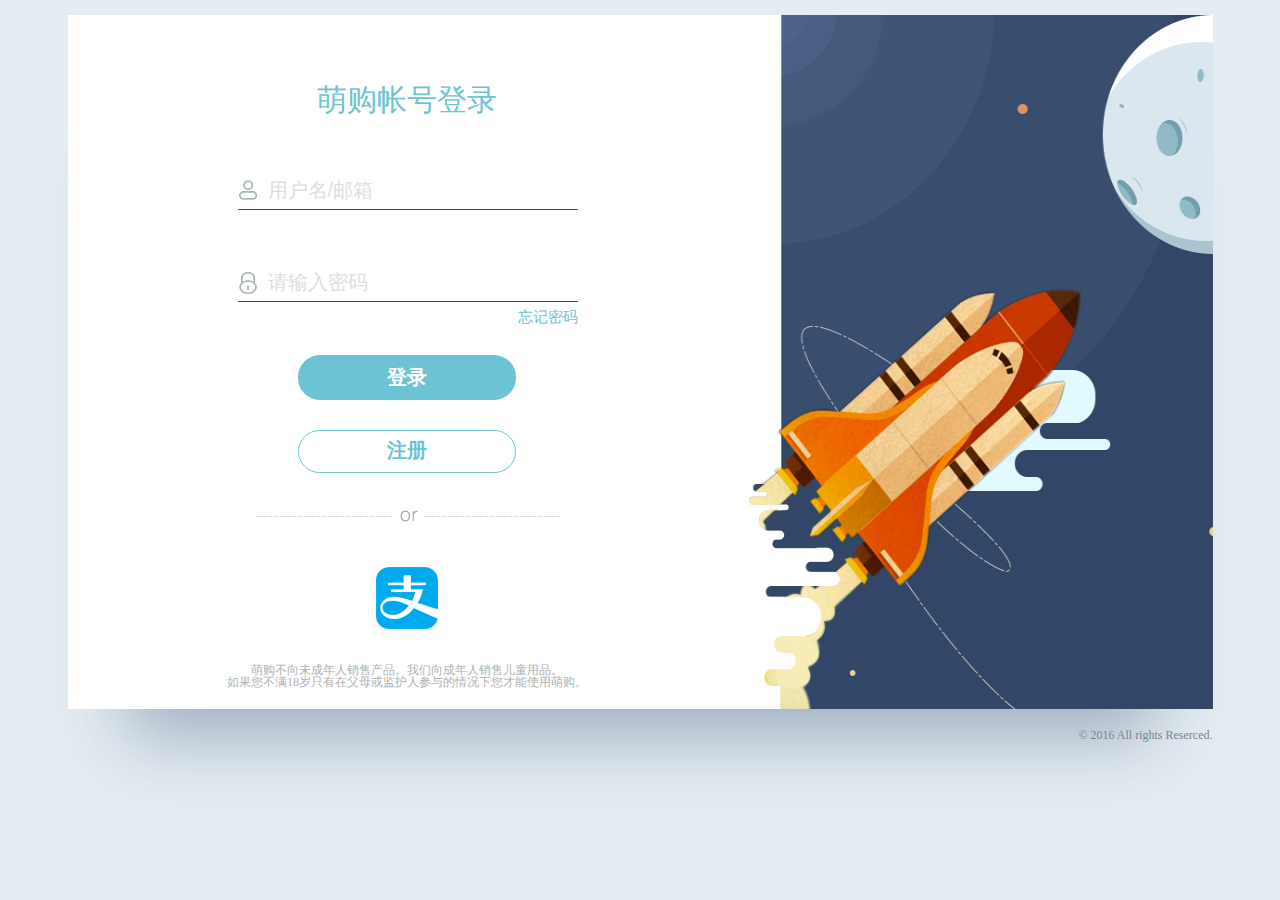
<file: login.html>
<!DOCTYPE html>
<html lang="en">

<head>
    <meta charset="UTF-8">
    <meta name="viewport" content="width=device-width, initial-scale=1.0">
    <meta http-equiv="X-UA-Compatible" content="ie=edge">
    <title>登录</title>
    <link rel="stylesheet" href="./style/globalstyle.css">
    <link rel="stylesheet" href="./style/login.css">
</head>

<body>
    <div class="logininformation">
        <span class="close">✖</span>
        <span class="message">密码不正确</span>
    </div>
    <div class="box">
        <div class="box-leftform">
            <h1>萌购帐号登录</h1>
            <form action="">
                <div class="user">
                    <p><img class="icon" src="./images/user.png" alt=""></p>
                    <input type="text" id="username" name="username" placeholder="用户名/邮箱">
                    <span class="logintip"><i></i>用户名/邮箱不能为空</span>
                </div>
                <div class="pass">
                    <p><img class="icon" src="./images/pass.png" alt=""></p>
                    <input type="password" id="password" name="password" placeholder="请输入密码">
                    <span class="logintip"><i></i>密码不能为空</span>
                    <b class="Forgetpass">
                        <a href="https://user.030buy.net/auth/forgetPassword" target="_blank">忘记密码</a>
                    </b>
                </div>
                <div class="loginbtn">
                    <div class="sign">
                        <button type="submit">登录</button>
                    </div>
                    <div class="register">
                        <a href="./register.html" target="_blank">注册</a>
                    </div>
                </div>
            </form>
            <div class="box-or">
            </div>
            <div class="box-zfb">
                <a href="https://auth.alipay.com/login/express.htm?goto=https%3A%2F%2Fmemberexprod.alipay.com%3A443%2Fauthorize%2FuserAuthQuickLoginAction.htm%3Fe_i_i_d%3D7ce125ee921199c7f9bf0958bf7adca4"
                    target="_blank"></a>
            </div>
            <p class="tip">
                萌购不向未成年人销售产品。我们向成年人销售儿童用品。<br>如果您不满18岁只有在父母或监护人参与的情况下您才能使用萌购。
            </p>
        </div>
        <div class="box-rightimg">
            <img src="./images/box.gif" alt="">
        </div>
        <div class="box-footer">
            © 2016 All rights Reserced.
        </div>
    </div>
    <script src="./javascript/libs/jquery.js"></script>
    <script src="./javascript/login.js"></script>
    <script src="./javascript/libs/common.js"></script>
</body>

</html>
</file>
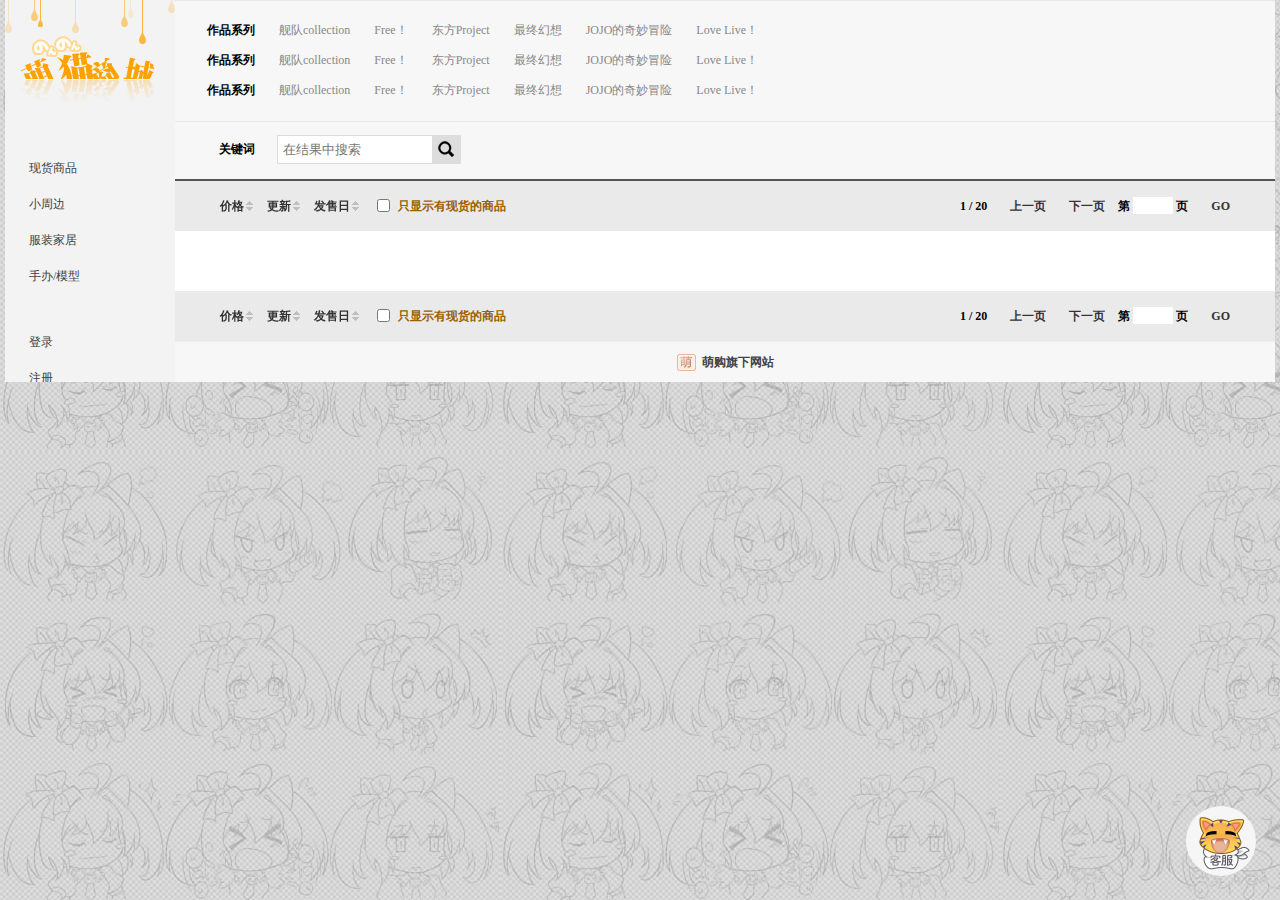
<file: mall.html>
<!DOCTYPE html>
<html lang="en">

<head>
    <meta charset="UTF-8">
    <meta name="viewport" content="width=device-width, initial-scale=1.0">
    <meta http-equiv="X-UA-Compatible" content="ie=edge">
    <title>萌猫商城 · 再临!！</title>
    <link rel="stylesheet" href="./style/globalstyle.css">
    <link rel="shortcut icon" href="./images/favicon (2).ico">
    <link rel="stylesheet" href="./style/mall.css">
</head>

<body>
    <div class="men-cart">
        <a href="#"></a>
    </div>
    <div class="wrap">
        <div class="left-nav">
            <div class="logo">
                <a href=""></a>
            </div>
            <div class="nav-container">
                <ul>
                    <li class="click-loading"><a href="#">现货商品</a></li>
                    <li class="click-loading"><a href="#">小周边</a></li>
                    <li class="click-loading"><a href="#">服装家居</a></li>
                    <li class="click-loading"><a href="#">手办/模型</a></li>
                </ul>
                <ul>
                    <li><a href="#">登录</a></li>
                    <li><a href="#">注册</a></li>
                </ul>
                <ul>
                    <li><a href="#">购物注意事项</a></li>
                </ul>
                <p class="nav-search">
                    <input class="search" type="text">
                    <button></button>
                </p>
            </div>
        </div>
        <div class="right-commodity">
            <div class="loading">
                <div class="loading-img">
                    <img src="./images/loading.gif" alt="">
                </div>
                <div class="loading-bj"></div>
            </div>
            <div class="filter-container">
                <div class="filter-wrap">
                    <div class="filter">
                        <dl class="filter-list">
                            <dt>作品系列</dt>
                            <dd>
                                <ul>
                                    <li><a href="#">舰队collection</a></li>
                                    <li><a href="#">Free！</a></li>
                                    <li><a href="#">东方Project</a></li>
                                    <li><a href="#">最终幻想</a></li>
                                    <li><a href="#">JOJO的奇妙冒险</a></li>
                                    <li><a href="#">Love Live！</a></li>
                                </ul>
                            </dd>
                        </dl>
                        <dl class="filter-list">
                            <dt>作品系列</dt>
                            <dd>
                                <ul>
                                    <li><a href="#">舰队collection</a></li>
                                    <li><a href="#">Free！</a></li>
                                    <li><a href="#">东方Project</a></li>
                                    <li><a href="#">最终幻想</a></li>
                                    <li><a href="#">JOJO的奇妙冒险</a></li>
                                    <li><a href="#">Love Live！</a></li>
                                </ul>
                            </dd>
                        </dl>
                        <dl class="filter-list">
                            <dt>作品系列</dt>
                            <dd>
                                <ul>
                                    <li><a href="#">舰队collection</a></li>
                                    <li><a href="#">Free！</a></li>
                                    <li><a href="#">东方Project</a></li>
                                    <li><a href="#">最终幻想</a></li>
                                    <li><a href="#">JOJO的奇妙冒险</a></li>
                                    <li><a href="#">Love Live！</a></li>
                                </ul>
                            </dd>
                        </dl>
                    </div>
                </div>
                <div class="search-filter-wrap">
                    <div class="search-filter">
                        <dl>
                            <dt>关键词</dt>
                            <dd>
                                <div class="input-container">
                                    <input class="search" type="text" placeholder="在结果中搜索">
                                    <input class="button" type="submit">
                                </div>
                            </dd>
                        </dl>
                    </div>
                </div>
            </div>
            <div class="page-wrap">
                <div class="page-nav">
                    <span class="page-number">
                        <span class="cur-page">1</span>
                        /
                        <span class="tot-page">20</span>
                    </span>
                    <a href="#">上一页</a>
                    <a href="#">下一页</a>
                    <span class="page-jumper">
                        第
                        <input type="number" name="" id="" min="1" max="20">
                        页
                    </span>
                    <a href="#">GO</a>
                </div>
                <div class="tabs-wrap">
                    <ul class="tabs">
                        <li><a href="">价格</a></li>
                        <li><a href="">更新</a></li>
                        <li><a href="">发售日</a></li>
                        <li>
                            <label for="show">
                                <input type="checkbox" class="show">
                                <span>只显示有现货的商品</span>
                            </label>
                        </li>
                    </ul>
                </div>
            </div>
            <div class="item-wrap">
              
            </div>
            <div class="page-wrap">
                <div class="page-nav">
                    <span class="page-number">
                        <span class="cur-page">1</span>
                        /
                        <span class="tot-page">20</span>
                    </span>
                    <a href="#">上一页</a>
                    <a href="#">下一页</a>
                    <span class="page-jumper">
                        第
                        <input type="number" name="" id="" min="1" max="20">
                        页
                    </span>
                    <a href="#">GO</a>
                </div>
                <div class="tabs-wrap">
                    <ul class="tabs">
                        <li><a href="">价格</a></li>
                        <li><a href="">更新</a></li>
                        <li><a href="">发售日</a></li>
                        <li>
                            <label for="show">
                                <input type="checkbox" class="show">
                                <span>只显示有现货的商品</span>
                            </label>
                        </li>
                    </ul>
                </div>
            </div>
            <div class="footer">
                <a href="http://ma.030buy.net/" target="_blank">萌购旗下网站</a>
            </div>
        </div>
    </div>
    <div class="service">
        <img src="./images/keuf.png" alt="">
    </div>
    <script src="./javascript/libs/jquery.js"></script>
    <script src="./javascript/mall.js"></script>
    <script src="./javascript/libs/common.js"></script>
</body>

</html>
</file>
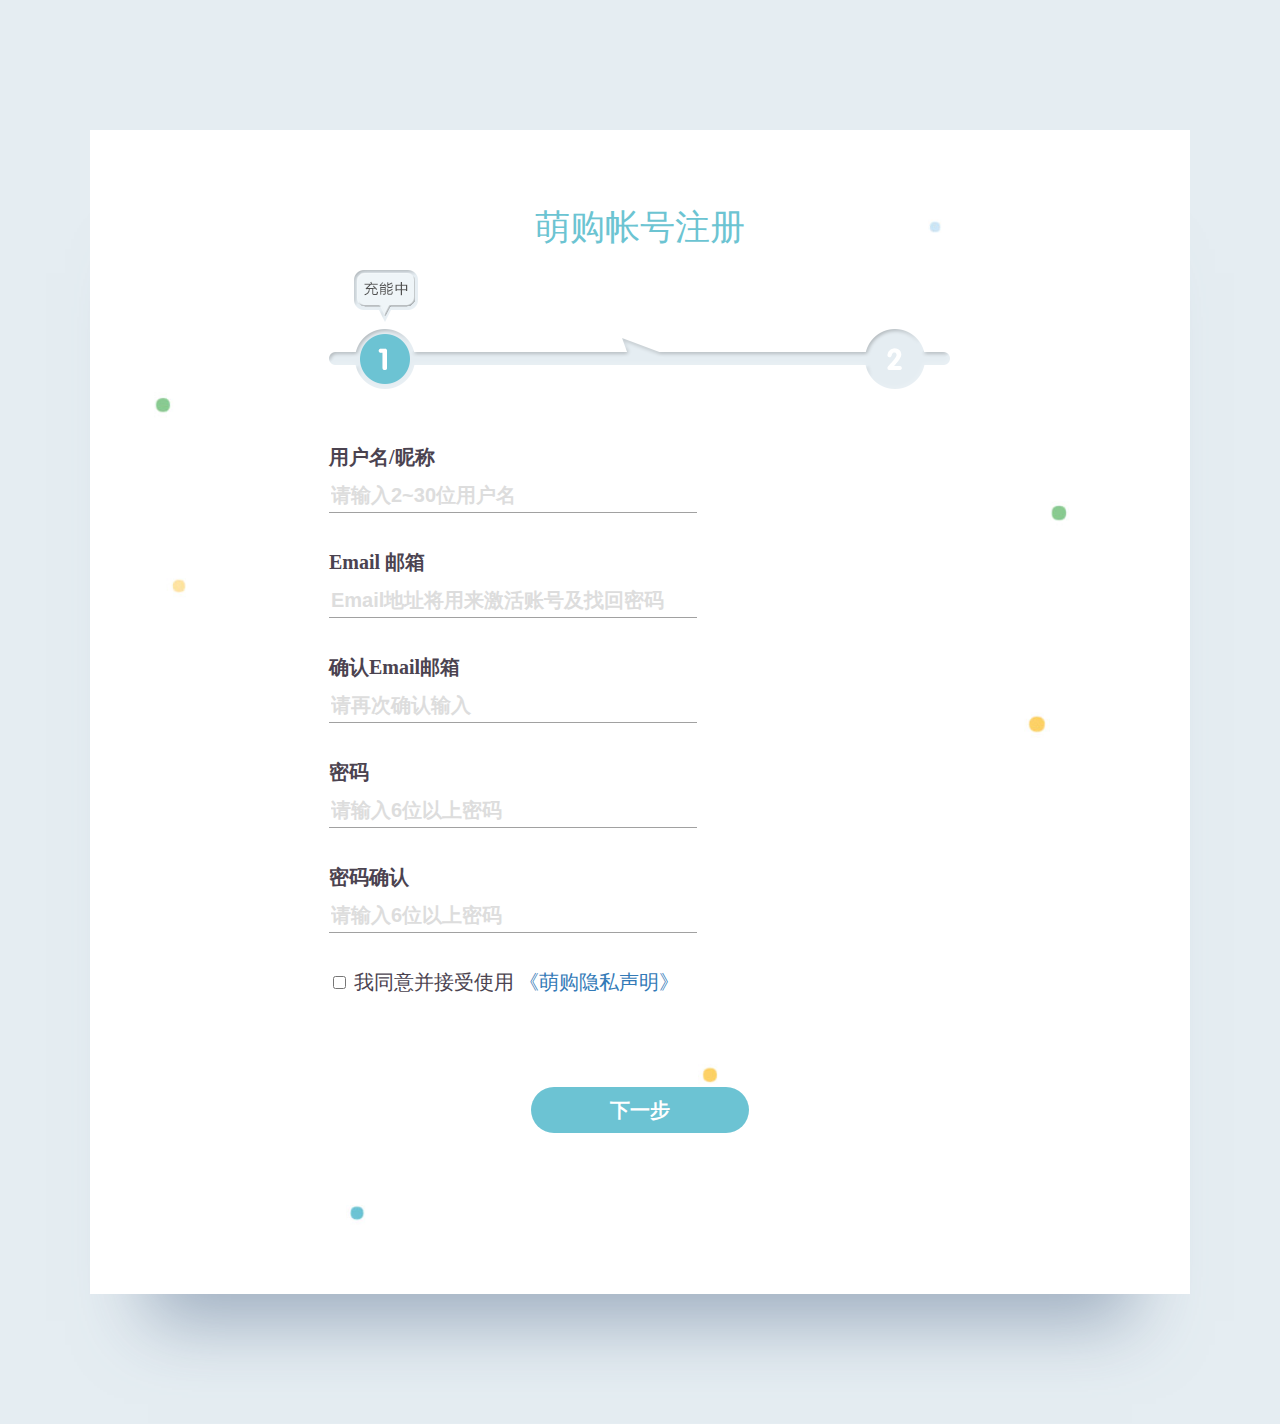
<file: register.html>
<!DOCTYPE html>
<html lang="en">

<head>
    <meta charset="UTF-8">
    <meta name="viewport" content="width=device-width, initial-scale=1.0">
    <meta http-equiv="X-UA-Compatible" content="ie=edge">
    <title>注册</title>
    <link rel="stylesheet" href="style/register.css">
    <link rel="stylesheet" href="./style/globalstyle.css">
</head>

<body>
    <div class="box">
        <div class="wrap">
            <h1>萌购帐号注册</h1>
            <img src="./images/1.png" alt="">
            <form action="">
                <div>
                    <p>用户名/昵称</p>
                    <input type="text" name="" id="" placeholder="请输入2~30位用户名">
                </div>
                <div>
                    <p>Email 邮箱</p>
                    <input type="text" name="" id="" placeholder="Email地址将用来激活账号及找回密码">
                </div>
                <div>
                    <p>确认Email邮箱</p>
                    <input type="text" name="" id="" placeholder="请再次确认输入">
                </div>
                <div>
                    <p>密码</p>
                    <input type="text" name="" id="" placeholder="请输入6位以上密码">
                </div>
                <div>
                    <p>密码确认</p>
                    <input type="text" name="" id="" placeholder="请输入6位以上密码">
                </div>
                <div class="check">
                    <input type="checkbox">
                    我同意并接受使用
                    <a href="https://www.030buy.net/help/05_04" target="_blank">《萌购隐私声明》</a>
                </div>
                <button>下一步</button>
            </form>
        </div>
    </div>
    <script src="./javascript/libs/jquery.js"></script>
    <script src="./javascript/register.js"></script>
</body>

</html>
</file>
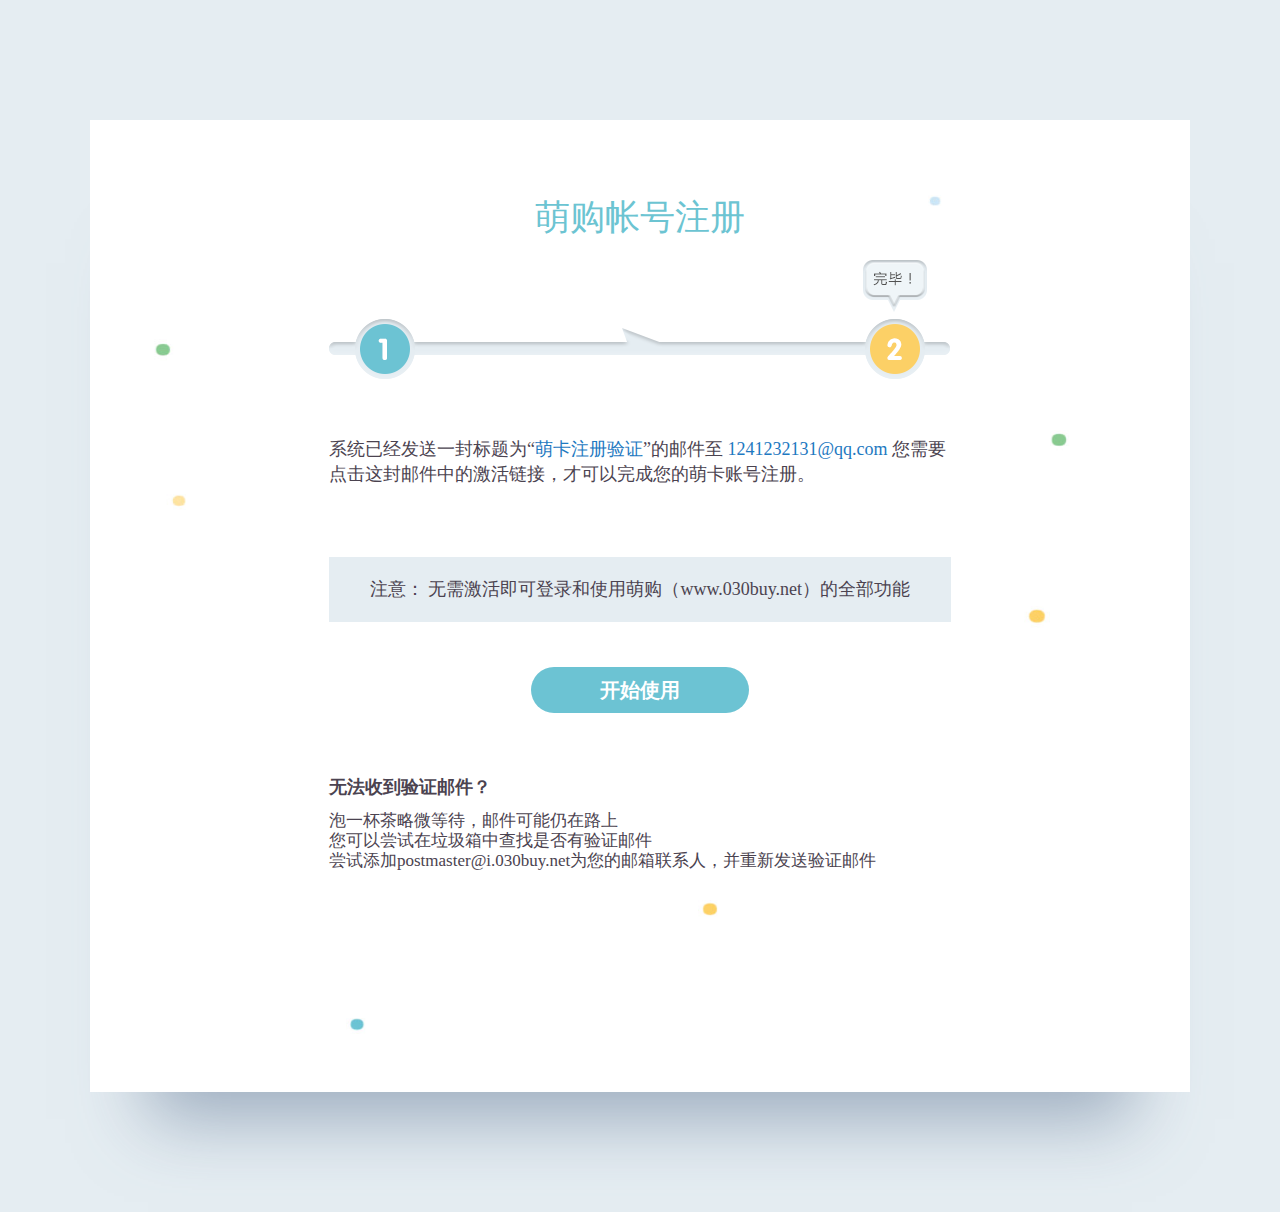
<file: register2.htm>
<!DOCTYPE html>
<html lang="en">

<head>
    <meta charset="UTF-8">
    <meta name="viewport" content="width=device-width, initial-scale=1.0">
    <meta http-equiv="X-UA-Compatible" content="ie=edge">
    <title>注册</title>
    <link rel="stylesheet" href="style/register2.css">
    <link rel="stylesheet" href="./style/globalstyle.css">
</head>

<body>
    <div class="box">
        <div class="wrap">
            <h1>萌购帐号注册</h1>
            <img src="./images/2.png" alt="">
            <p>系统已经发送一封标题为“<span>萌卡注册验证</span>”的邮件至
                <span class="email">1241232131@qq.com</span>
                您需要点击这封邮件中的激活链接，才可以完成您的萌卡账号注册。</p>
            <p class="tip">
                注意： 无需激活即可登录和使用萌购（www.030buy.net）的全部功能
            </p>
            <button>开始使用</button>
        </div>
        <div class="help">
            <b>无法收到验证邮件？</b>
            <ul>
                <li>泡一杯茶略微等待，邮件可能仍在路上</li>
                <li>您可以尝试在垃圾箱中查找是否有验证邮件</li>
                <li>尝试添加postmaster@i.030buy.net为您的邮箱联系人，并重新发送验证邮件</li>
            </ul>
        </div>
    </div>
</body>

</html>
</file>
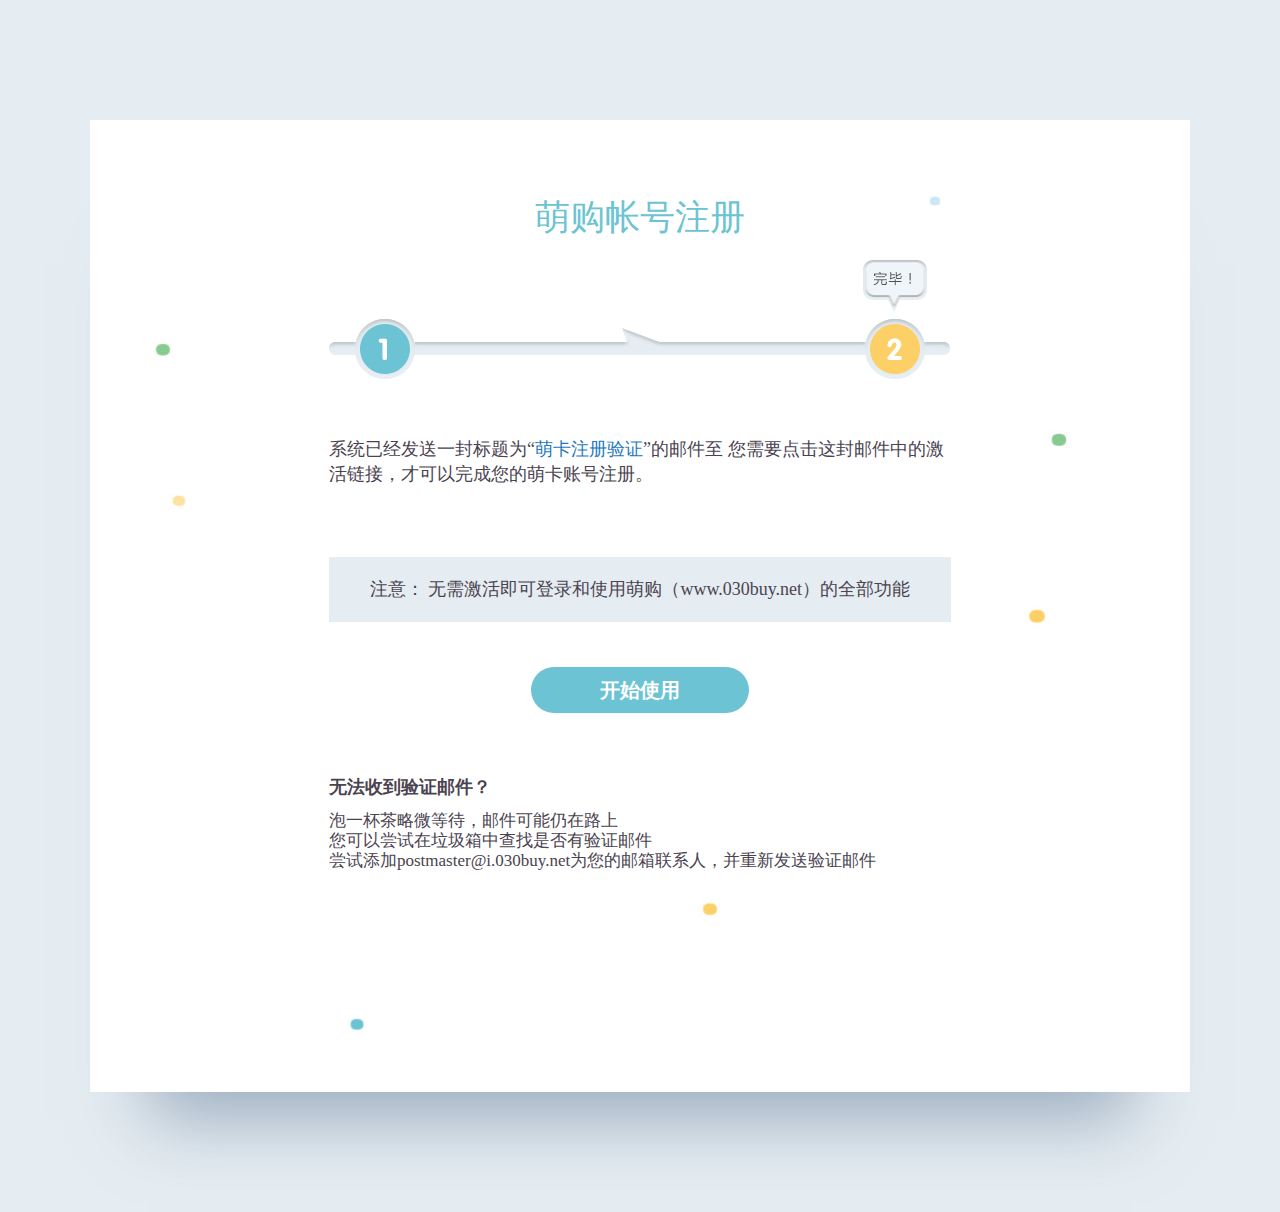
<file: register2.html>
<!DOCTYPE html>
<html lang="en">

<head>
    <meta charset="UTF-8">
    <meta name="viewport" content="width=device-width, initial-scale=1.0">
    <meta http-equiv="X-UA-Compatible" content="ie=edge">
    <title>注册</title>
    <link rel="shortcut icon" href="./images/favicon.ico">
    <link rel="stylesheet" href="style/register2.css">
    <link rel="stylesheet" href="./style/globalstyle.css">
</head>

<body>
    <div class="box">
        <div class="wrap">
            <h1>萌购帐号注册</h1>
            <img src="./images/2.png" alt="">
            <p>系统已经发送一封标题为“<span>萌卡注册验证</span>”的邮件至
                <span class="email"></span>
                您需要点击这封邮件中的激活链接，才可以完成您的萌卡账号注册。</p>
            <p class="tip">
                注意： 无需激活即可登录和使用萌购（www.030buy.net）的全部功能
            </p>
            <button>开始使用</button>
        </div>
        <div class="help">
            <b>无法收到验证邮件？</b>
            <ul>
                <li>泡一杯茶略微等待，邮件可能仍在路上</li>
                <li>您可以尝试在垃圾箱中查找是否有验证邮件</li>
                <li>尝试添加postmaster@i.030buy.net为您的邮箱联系人，并重新发送验证邮件</li>
            </ul>
        </div>
    </div>
    <script>
            var email = document.querySelector(".email");
            email.innerHTML = location.hash.replace("#","");
            var btn = document.getElementsByTagName("button");
            btn[0].addEventListener("click",start);
            function start () {
                window.location.href = "./login.html";
            }
    </script>
</body>

</html>
</file>
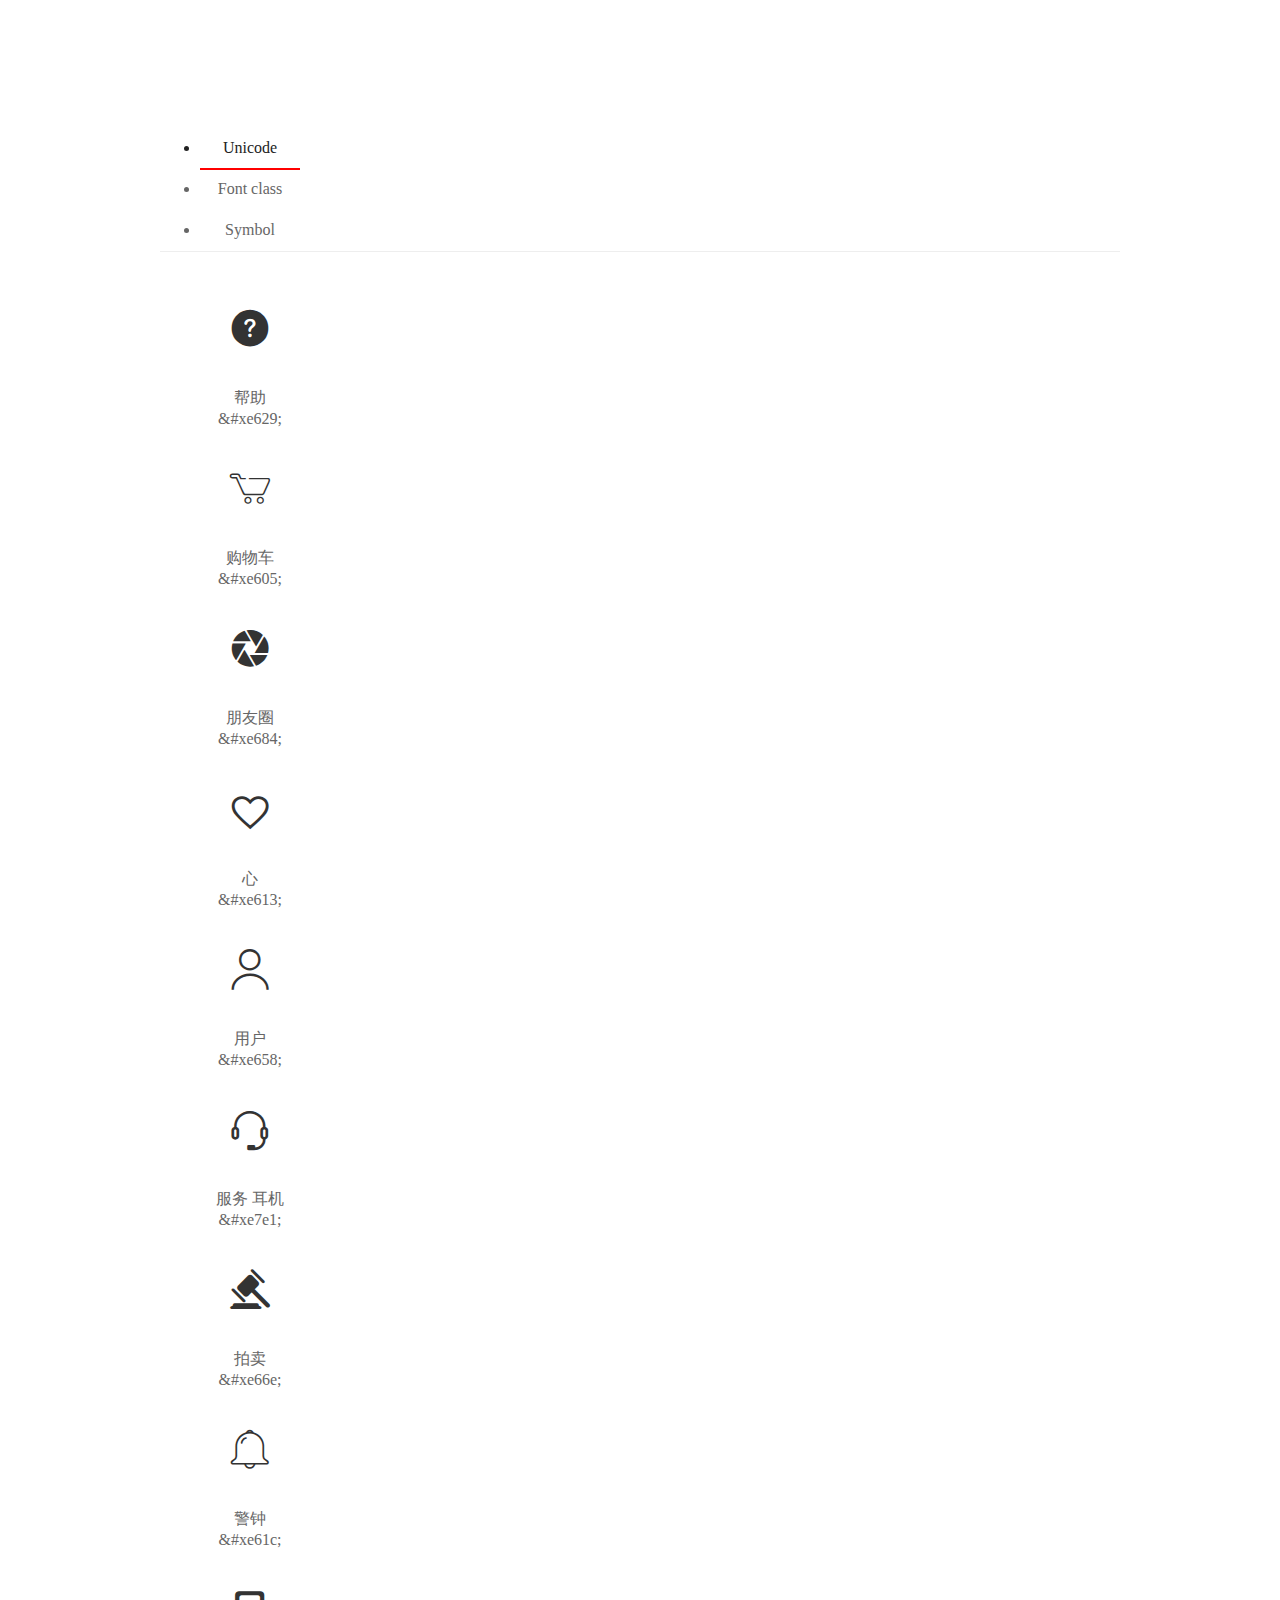
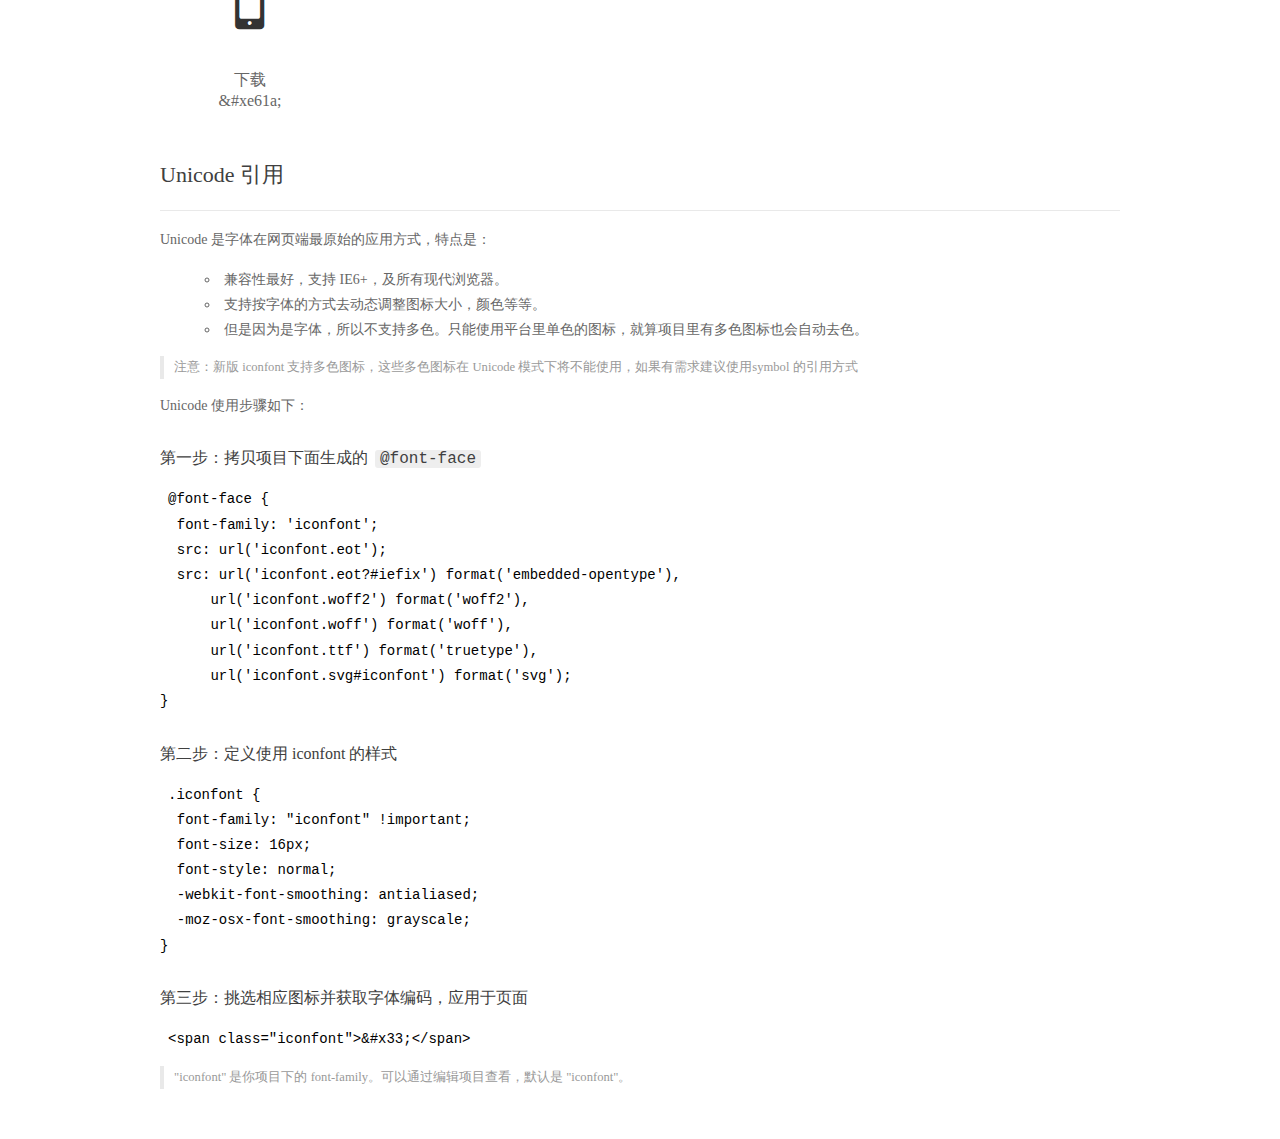
<file: font/demo_index.html>
<!DOCTYPE html>
<html>
<head>
  <meta charset="utf-8"/>
  <title>IconFont Demo</title>
  <link rel="shortcut icon" href="https://gtms04.alicdn.com/tps/i4/TB1_oz6GVXXXXaFXpXXJDFnIXXX-64-64.ico" type="image/x-icon"/>
  <link rel="stylesheet" href="https://g.alicdn.com/thx/cube/1.3.2/cube.min.css">
  <link rel="stylesheet" href="demo.css">
  <link rel="stylesheet" href="iconfont.css">
  <script src="iconfont.js"></script>
  <!-- jQuery -->
  <script src="https://a1.alicdn.com/oss/uploads/2018/12/26/7bfddb60-08e8-11e9-9b04-53e73bb6408b.js"></script>
  <!-- 代码高亮 -->
  <script src="https://a1.alicdn.com/oss/uploads/2018/12/26/a3f714d0-08e6-11e9-8a15-ebf944d7534c.js"></script>
</head>
<body>
  <div class="main">
    <h1 class="logo"><a href="https://www.iconfont.cn/" title="iconfont 首页" target="_blank">&#xe86b;</a></h1>
    <div class="nav-tabs">
      <ul id="tabs" class="dib-box">
        <li class="dib active"><span>Unicode</span></li>
        <li class="dib"><span>Font class</span></li>
        <li class="dib"><span>Symbol</span></li>
      </ul>
      
    </div>
    <div class="tab-container">
      <div class="content unicode" style="display: block;">
          <ul class="icon_lists dib-box">
          
            <li class="dib">
              <span class="icon iconfont">&#xe629;</span>
                <div class="name">帮助</div>
                <div class="code-name">&amp;#xe629;</div>
              </li>
          
            <li class="dib">
              <span class="icon iconfont">&#xe605;</span>
                <div class="name">购物车</div>
                <div class="code-name">&amp;#xe605;</div>
              </li>
          
            <li class="dib">
              <span class="icon iconfont">&#xe684;</span>
                <div class="name">朋友圈</div>
                <div class="code-name">&amp;#xe684;</div>
              </li>
          
            <li class="dib">
              <span class="icon iconfont">&#xe613;</span>
                <div class="name">心</div>
                <div class="code-name">&amp;#xe613;</div>
              </li>
          
            <li class="dib">
              <span class="icon iconfont">&#xe658;</span>
                <div class="name">用户</div>
                <div class="code-name">&amp;#xe658;</div>
              </li>
          
            <li class="dib">
              <span class="icon iconfont">&#xe7e1;</span>
                <div class="name">服务 耳机</div>
                <div class="code-name">&amp;#xe7e1;</div>
              </li>
          
            <li class="dib">
              <span class="icon iconfont">&#xe66e;</span>
                <div class="name">拍卖</div>
                <div class="code-name">&amp;#xe66e;</div>
              </li>
          
            <li class="dib">
              <span class="icon iconfont">&#xe61c;</span>
                <div class="name">警钟</div>
                <div class="code-name">&amp;#xe61c;</div>
              </li>
          
            <li class="dib">
              <span class="icon iconfont">&#xe61a;</span>
                <div class="name">下载</div>
                <div class="code-name">&amp;#xe61a;</div>
              </li>
          
          </ul>
          <div class="article markdown">
          <h2 id="unicode-">Unicode 引用</h2>
          <hr>

          <p>Unicode 是字体在网页端最原始的应用方式，特点是：</p>
          <ul>
            <li>兼容性最好，支持 IE6+，及所有现代浏览器。</li>
            <li>支持按字体的方式去动态调整图标大小，颜色等等。</li>
            <li>但是因为是字体，所以不支持多色。只能使用平台里单色的图标，就算项目里有多色图标也会自动去色。</li>
          </ul>
          <blockquote>
            <p>注意：新版 iconfont 支持多色图标，这些多色图标在 Unicode 模式下将不能使用，如果有需求建议使用symbol 的引用方式</p>
          </blockquote>
          <p>Unicode 使用步骤如下：</p>
          <h3 id="-font-face">第一步：拷贝项目下面生成的 <code>@font-face</code></h3>
<pre><code class="language-css"
>@font-face {
  font-family: 'iconfont';
  src: url('iconfont.eot');
  src: url('iconfont.eot?#iefix') format('embedded-opentype'),
      url('iconfont.woff2') format('woff2'),
      url('iconfont.woff') format('woff'),
      url('iconfont.ttf') format('truetype'),
      url('iconfont.svg#iconfont') format('svg');
}
</code></pre>
          <h3 id="-iconfont-">第二步：定义使用 iconfont 的样式</h3>
<pre><code class="language-css"
>.iconfont {
  font-family: "iconfont" !important;
  font-size: 16px;
  font-style: normal;
  -webkit-font-smoothing: antialiased;
  -moz-osx-font-smoothing: grayscale;
}
</code></pre>
          <h3 id="-">第三步：挑选相应图标并获取字体编码，应用于页面</h3>
<pre>
<code class="language-html"
>&lt;span class="iconfont"&gt;&amp;#x33;&lt;/span&gt;
</code></pre>
          <blockquote>
            <p>"iconfont" 是你项目下的 font-family。可以通过编辑项目查看，默认是 "iconfont"。</p>
          </blockquote>
          </div>
      </div>
      <div class="content font-class">
        <ul class="icon_lists dib-box">
          
          <li class="dib">
            <span class="icon iconfont icon-bangzhu"></span>
            <div class="name">
              帮助
            </div>
            <div class="code-name">.icon-bangzhu
            </div>
          </li>
          
          <li class="dib">
            <span class="icon iconfont icon-shopcart"></span>
            <div class="name">
              购物车
            </div>
            <div class="code-name">.icon-shopcart
            </div>
          </li>
          
          <li class="dib">
            <span class="icon iconfont icon-pengyouquan"></span>
            <div class="name">
              朋友圈
            </div>
            <div class="code-name">.icon-pengyouquan
            </div>
          </li>
          
          <li class="dib">
            <span class="icon iconfont icon-xin"></span>
            <div class="name">
              心
            </div>
            <div class="code-name">.icon-xin
            </div>
          </li>
          
          <li class="dib">
            <span class="icon iconfont icon-yonghu"></span>
            <div class="name">
              用户
            </div>
            <div class="code-name">.icon-yonghu
            </div>
          </li>
          
          <li class="dib">
            <span class="icon iconfont icon-fuwuerji"></span>
            <div class="name">
              服务 耳机
            </div>
            <div class="code-name">.icon-fuwuerji
            </div>
          </li>
          
          <li class="dib">
            <span class="icon iconfont icon-paimai"></span>
            <div class="name">
              拍卖
            </div>
            <div class="code-name">.icon-paimai
            </div>
          </li>
          
          <li class="dib">
            <span class="icon iconfont icon-jingzhong"></span>
            <div class="name">
              警钟
            </div>
            <div class="code-name">.icon-jingzhong
            </div>
          </li>
          
          <li class="dib">
            <span class="icon iconfont icon-xiazai"></span>
            <div class="name">
              下载
            </div>
            <div class="code-name">.icon-xiazai
            </div>
          </li>
          
        </ul>
        <div class="article markdown">
        <h2 id="font-class-">font-class 引用</h2>
        <hr>

        <p>font-class 是 Unicode 使用方式的一种变种，主要是解决 Unicode 书写不直观，语意不明确的问题。</p>
        <p>与 Unicode 使用方式相比，具有如下特点：</p>
        <ul>
          <li>兼容性良好，支持 IE8+，及所有现代浏览器。</li>
          <li>相比于 Unicode 语意明确，书写更直观。可以很容易分辨这个 icon 是什么。</li>
          <li>因为使用 class 来定义图标，所以当要替换图标时，只需要修改 class 里面的 Unicode 引用。</li>
          <li>不过因为本质上还是使用的字体，所以多色图标还是不支持的。</li>
        </ul>
        <p>使用步骤如下：</p>
        <h3 id="-fontclass-">第一步：引入项目下面生成的 fontclass 代码：</h3>
<pre><code class="language-html">&lt;link rel="stylesheet" href="./iconfont.css"&gt;
</code></pre>
        <h3 id="-">第二步：挑选相应图标并获取类名，应用于页面：</h3>
<pre><code class="language-html">&lt;span class="iconfont icon--xxx"&gt;&lt;/span&gt;
</code></pre>
        <blockquote>
          <p>"
            iconfont" 是你项目下的 font-family。可以通过编辑项目查看，默认是 "iconfont"。</p>
        </blockquote>
      </div>
      </div>
      <div class="content symbol">
          <ul class="icon_lists dib-box">
          
            <li class="dib">
                <svg class="icon svg-icon" aria-hidden="true">
                  <use xlink:href="#icon-bangzhu"></use>
                </svg>
                <div class="name">帮助</div>
                <div class="code-name">#icon-bangzhu</div>
            </li>
          
            <li class="dib">
                <svg class="icon svg-icon" aria-hidden="true">
                  <use xlink:href="#icon-shopcart"></use>
                </svg>
                <div class="name">购物车</div>
                <div class="code-name">#icon-shopcart</div>
            </li>
          
            <li class="dib">
                <svg class="icon svg-icon" aria-hidden="true">
                  <use xlink:href="#icon-pengyouquan"></use>
                </svg>
                <div class="name">朋友圈</div>
                <div class="code-name">#icon-pengyouquan</div>
            </li>
          
            <li class="dib">
                <svg class="icon svg-icon" aria-hidden="true">
                  <use xlink:href="#icon-xin"></use>
                </svg>
                <div class="name">心</div>
                <div class="code-name">#icon-xin</div>
            </li>
          
            <li class="dib">
                <svg class="icon svg-icon" aria-hidden="true">
                  <use xlink:href="#icon-yonghu"></use>
                </svg>
                <div class="name">用户</div>
                <div class="code-name">#icon-yonghu</div>
            </li>
          
            <li class="dib">
                <svg class="icon svg-icon" aria-hidden="true">
                  <use xlink:href="#icon-fuwuerji"></use>
                </svg>
                <div class="name">服务 耳机</div>
                <div class="code-name">#icon-fuwuerji</div>
            </li>
          
            <li class="dib">
                <svg class="icon svg-icon" aria-hidden="true">
                  <use xlink:href="#icon-paimai"></use>
                </svg>
                <div class="name">拍卖</div>
                <div class="code-name">#icon-paimai</div>
            </li>
          
            <li class="dib">
                <svg class="icon svg-icon" aria-hidden="true">
                  <use xlink:href="#icon-jingzhong"></use>
                </svg>
                <div class="name">警钟</div>
                <div class="code-name">#icon-jingzhong</div>
            </li>
          
            <li class="dib">
                <svg class="icon svg-icon" aria-hidden="true">
                  <use xlink:href="#icon-xiazai"></use>
                </svg>
                <div class="name">下载</div>
                <div class="code-name">#icon-xiazai</div>
            </li>
          
          </ul>
          <div class="article markdown">
          <h2 id="symbol-">Symbol 引用</h2>
          <hr>

          <p>这是一种全新的使用方式，应该说这才是未来的主流，也是平台目前推荐的用法。相关介绍可以参考这篇<a href="">文章</a>
            这种用法其实是做了一个 SVG 的集合，与另外两种相比具有如下特点：</p>
          <ul>
            <li>支持多色图标了，不再受单色限制。</li>
            <li>通过一些技巧，支持像字体那样，通过 <code>font-size</code>, <code>color</code> 来调整样式。</li>
            <li>兼容性较差，支持 IE9+，及现代浏览器。</li>
            <li>浏览器渲染 SVG 的性能一般，还不如 png。</li>
          </ul>
          <p>使用步骤如下：</p>
          <h3 id="-symbol-">第一步：引入项目下面生成的 symbol 代码：</h3>
<pre><code class="language-html">&lt;script src="./iconfont.js"&gt;&lt;/script&gt;
</code></pre>
          <h3 id="-css-">第二步：加入通用 CSS 代码（引入一次就行）：</h3>
<pre><code class="language-html">&lt;style&gt;
.icon {
  width: 1em;
  height: 1em;
  vertical-align: -0.15em;
  fill: currentColor;
  overflow: hidden;
}
&lt;/style&gt;
</code></pre>
          <h3 id="-">第三步：挑选相应图标并获取类名，应用于页面：</h3>
<pre><code class="language-html">&lt;svg class="icon" aria-hidden="true"&gt;
  &lt;use xlink:href="#icon-xxx"&gt;&lt;/use&gt;
&lt;/svg&gt;
</code></pre>
          </div>
      </div>

    </div>
  </div>
  <script>
  $(document).ready(function () {
      $('.tab-container .content:first').show()

      $('#tabs li').click(function (e) {
        var tabContent = $('.tab-container .content')
        var index = $(this).index()

        if ($(this).hasClass('active')) {
          return
        } else {
          $('#tabs li').removeClass('active')
          $(this).addClass('active')

          tabContent.hide().eq(index).fadeIn()
        }
      })
    })
  </script>
</body>
</html>
</file>
<file: style/index.css>
body,html{
    height: 100%;
}
body{
    background-color: #353558;
}
body.active{
    overflow: hidden;
}
.top-search{
    width: 100%;
    height: 0;
    display: flex;
    align-items: center;
    justify-content: center;
    transition: 0.5s;
    opacity: 0;
}
.top-search.active{
    height: 100%;
    opacity: 1;
}
.top-search .search-box{
    width: 1180px;
    height: 340px;
    margin-top: -80px;
}
.top-search .search-box.active{
    opacity: 1;
}
.top-search .search-box .search-close{
    width: 24px;
    height: 24px;
    position: absolute;
    top: 24px;
    right: 40px;
    border: none;
    outline: none;
    background: none;
    color: #ffffff;
    cursor: pointer;
    font-size: 24px;
}
.top-search .search-box .search-input{
    height: 80px;
    width: 100%;
    margin-bottom: 40px;
    display: flex;
    box-shadow: inset 0 -1px 0 0 #ffffff;
    align-items: center;
}
.top-search .search-box .search-input input{
    height: 80px;
    background: none;
    flex-grow: 1;
    outline: none;
    border: none;
    font-size: 40px;
    line-height: 1;
    text-align: left;
    color: #ffffff;
}
.top-search .search-box .search-input .search-button{
    display: block;
    padding: 0;
    height: 24px;
    width: 24px;
    margin-top: 15px;
    background: none;
    outline: none;
    border: none;
    color: #ffffff;
    cursor: pointer;
    font-size: 24px;
}
.top-search .search-box .search-buttons .advertisement{
    width: 380px;
    height: 90px;
    margin-right: 12px;
    margin-bottom: 20px;
    float: left;
    display: flex;
    
}
.top-search .search-box .search-buttons .advertisement a{
    display: inline-block;
    width: 80px;
    height: 90px;
    margin-right: 10px;
}
.top-search .search-box .search-buttons .advertisement a img{
    width: 100%;
    height: 100%;
}
.top-search .search-box .search-buttons .advertisement .text{
    display: flex;
    flex-direction: column;
}
.top-search .search-box .search-buttons .advertisement .text .title{
    margin-bottom: 4px;
    font-size: 14px;
    text-align: left;
    color: #ffffff;
}
.top-search .search-box .search-buttons .advertisement .text .subtitle{
    margin-bottom: 4px;
    font-size: 12px;
    line-height: 1.33;
    text-align: left;
    color: #ffffff;
}
.top-search .search-box .search-buttons .advertisement .text .content{
    width: 264px;
    word-break: break-all;
    font-size: 12px;
    line-height: 1.33;
    color: rgba(255, 255, 255, 0.5);
}
.wrap{
    background: #fff7f7;
    height: 100%;
    transform-style: preserve-3d;
    transition: .5s;
}
.wrap.active{
    transform: perspective(600px) translate3d(0,-166px,-6px) rotateX(8deg);
    opacity: 0.3;
}
.brief{
    background: #fff7f7 url(../images/beijing.svg) no-repeat;
    background-size: 4000px 1200px;
    background-position: top center;
    position: relative;
}
.brief .header{
    height: 80px;
    width: 100%;
    min-width: 1350px;
    padding:20px 40px 20px 39px;
    position: relative;
}
.brief .header a img{
    height: 40px;
}
.brief .header .switch{
    width: 74px;
    height: 28px;
    display: inline-block;
    padding: 0 12px;
    font-size: 12px;
    line-height: 26px;
    border: 1px solid rgb(227, 231, 227);
    border-radius: 4px;
    position: absolute;
    top: 25px;
    left: 160px;
}
.brief .header .switch:hover{
    border-color: rgb(163, 163, 163);
}
.brief .header .moe-search-input{
    position: absolute;
    top: 20px;
    left: 50%;
    margin-left: -190px;
    width: 380px;
    height: 40px;
    padding-left: 44px;
    padding-top: 10px;
    padding-bottom: 10px;
    border: none;
    outline: 0;
    background-color: transparent;
    background-image: url(../images/search.svg);
    background-position: left center;
    background-repeat: no-repeat;
    box-shadow: inset 0 -1px 0 0 #3a3a5e;
}
.brief .header ul{
    float: right;
}
.brief .header ul li{
    float: left;
}
.brief .header ul li a{
    display: block;
    width: 24px;
    height: 24px;
    margin:10px 0 0 40px;
}
.brief .header ul li a i{
    font-size: 22px;
    color: #000;
}
.brief .header ul li a:hover i{
    color: orange;
}
.brief .header .userlogin::before{
    display: inline-block;
    content: '';
    width: 27px;
    height: 13px;
    background-image: url(../images/userbefore.svg);
    position: absolute;
    top: -13px;
    right: 15px;
    color: #fafafa;
}
.brief .header .userlogin{
    width: 154px;
    height: 218px;
    position: absolute;
    background-color: #fafafa;
    box-shadow: 0 24px 32px 4px rgba(26, 34, 61, 0.12), 0 8px 12px 2px rgba(26, 34, 61, 0.08);
    border-radius: 4px;
    top: 72px;
    right: 23px;
    border: 1px solid #eaebef;
    padding: 8px 8px 0 8px;
    opacity: 0;
    z-index: 2;
}
.brief .header .userlogin p{
    height: 40px;
    margin-bottom: 12px;
}
.brief .header .userlogin p a{
    height: 100%;
    display: block;
    text-align: center;
    line-height: 40px;
    border: 1px solid #ccc;
    border-radius: 5px;
    font-size: 13px;
}
.brief .header .userlogin p:nth-child(1) a{
    color: #fff;
    background: #ff7062;
    border:none;
}
.brief .header .userlogin p:nth-child(1) a:hover{
    background: #f14f46;
}
.brief .header .userlogin p:nth-child(2) a{
    color: #fff;
    background: #f31b08d7;
    border:none;
}
.brief .header .userlogin p:nth-child(2) a:hover{
    background: #bd1007e1;
}
.brief .header .userlogin p:nth-child(3) a{
    color: rgb(136, 133, 133);
    background: #fff;
}
.brief .header .userlogin p:nth-child(3) a:hover{
    background: #faf9f9e1;
}
.brief .header .userlogin p:nth-child(4) a{
    color: rgb(136, 133, 133);
    background: #fff;
}
.brief .header .userlogin p:nth-child(4) a:hover{
    background: #faf9f9e1;
}
.brief .banner-wrap{
    width: 1180px;
    height: 540px;
    position: relative;
    margin: 80px auto;
}
.brief .banner-wrap .previous,.brief .banner-wrap .next{
    position: absolute;
    top: 246px;
    width: 32px;
    height: 32px;
    padding: 7px 7px 8px 9px;
    border-radius: 16px;
    border: solid 1px rgba(58,58,94,.2);
    color: #3a3a5e;
    cursor: pointer;
    font-weight: bolder;
}
.brief .banner-wrap .previous{
    left: -80px;
}
.brief .banner-wrap .next{
    right: -80px;
}
.brief .banner-wrap .previous:hover,.brief .banner-wrap .next:hover{
    background: #3a3a5e;
    color: #fff;
}
.brief .banner-wrap .banner-left{
    width: 400px;
    height: 540px;
    float: left;
    position: relative;
}
.brief .banner-wrap .banner-left .banner-text{
    width: 400px;
    height: 414px;
    position: absolute;
    top: 0;
    left: 0;
    opacity: 0;
    pointer-events: none;
    transition: .5s;
}
.brief .banner-wrap .banner-left .banner-text.active{
    opacity: 1;
    pointer-events: all;
}
.brief .banner-wrap .banner-left .banner-text .banner-text-title{
    height: 28px;
    padding: 64px 0 24px 0;
    font-size: 20px;
    text-align: left;
    color: rgba(58,58,94,.5);
}
.brief .banner-wrap .banner-left .banner-text .banner-text-main{
    width: 400px;
    height: 230px;
    overflow: hidden;
    padding-top: 24px;
    font-size: 44px;
    line-height: 1.42;
    text-align: left;
    color: #3a3a5e;
}
.brief .banner-wrap .banner-left .banner-text .banner-text-details{
    display: block;
    width: 240px;
    height: 48px;
    padding: 0 24px;
    margin-top: 48px;
    line-height: 48px;
    vertical-align: middle;
    border-radius: 4px;
    border: solid 1px #3a3a5e;
    font-size: 14px;
    font-weight: 500;
    text-align: left;
    color: #3a3a5e;
    transition: .2s;
}
.brief .banner-wrap .banner-left .banner-text .banner-text-details span{
    float: right;
    font-size: 24px;
}
.brief .banner-wrap .banner-left .banner-text .banner-text-details:hover{
    background: #ff6a5b;
    color: #fff;
    border: 1px solid #ff6a5b;
}
.brief .banner-wrap .banner-left .banner-index{
    position: absolute;
    top: 478px;
    width: 300px;
}
.brief .banner-wrap .banner-left .banner-index span{
    width: 8px;
    height: 8px;
    margin-right: 8px;
    float: left;
    border-radius: 4px;
    background-color: rgba(58,58,94,.14);
    cursor: pointer;
}
.brief .banner-wrap .banner-left .banner-index span.active{
    background: #3a3a5e;
}
.brief .banner-wrap .banner-right{
    width: 780px;
    height: 540px;
    float: right;
    position: relative;
    border-radius: 8px;
    box-shadow: 0 12px 24px 4px #ffdedb;
}
.brief .banner-wrap .banner-right div{
    position: absolute;
    top: 0;
    left: 0;
    width: 780px;
    height: 540px;
    overflow: hidden;
    opacity: 0;
    transition: .5s;
}
.brief .banner-wrap .banner-right div.active{
    opacity: 1;
    z-index: 1;
}
.brief .banner-wrap .banner-right div a{
    display: block;
    position: absolute;
    top: 0;
    right: 0;
    width: 780px;
    height: 540px;
    border-radius: 8px;
}
.brief .banner-wrap .banner-right div:nth-child(1) a{
    background: url(../images/banner1.png) no-repeat;
    background-size: 100% 100%;
}
.brief .banner-wrap .banner-right div:nth-child(2) a{
    background: url(../images/banner2.png) no-repeat;
    background-size: 100% 100%;
}
.brief .banner-wrap .banner-right div:nth-child(3) a{
    background: url(../images/banner3.jpg) no-repeat;
    background-size: 100% 100%;
}
.brief .banner-wrap .banner-right div:nth-child(4) a{
    background: url(../images/banner4.jpg) no-repeat;
    background-size: 100% 100%;
}
.brief .banner-wrap .banner-right div:nth-child(5) a{
    background: url(../images/banner5.png) no-repeat;
    background-size: 100% 100%;
}
.brief .banner-wrap .banner-right div:nth-child(6) a{
    background: url(../images/banner6.jpg) no-repeat;
    background-size: 100% 100%;
}
.brief .main-hot{
    width: 1180px;
    height: 280px;
    margin: 0 auto;
}
.brief .main-hot a{
    width: 380px;
    height: 280px;
    display: block;
    float: left;
    margin-right: 20px;
    background: #fff;
    padding: 10px;
    border-radius: 4px;
    transition: .4s;
    transform-style: preserve-3d; 
    box-shadow: 0 12px 24px 2px rgba(255,222,219,.3);   
}
.brief .main-hot a:hover{
    box-shadow: 0 12px 24px 6px rgb(255, 224, 222);
    transform: translateY(-6px);
}
.brief .main-hot a:nth-child(3){
    margin-right: 0;
}
.brief .main-hot a .img{
    width: 360px;
    height: 180px;
    margin-bottom: 10px;
    background-size: 100% 100%;
}
.brief .main-hot a:nth-child(1) .img{
    background: url(../images/hotimg3.png) no-repeat;
}
.brief .main-hot a:nth-child(2) .img{
    background: url(../images/hotimg2.png) no-repeat;
}
.brief .main-hot a:nth-child(3) .img{
    background: url(../images/hotimg1.png) no-repeat;
}
.brief .main-hot a .text{
    width: 360px;
    height: 68px;
    display: table-cell;
    vertical-align: middle;
    font-size: 14px;
    font-weight: 500;
    line-height: 1.43;
    color: #3a3a5e;
    text-align: center;
}
.brief .notice{
    width: 1180px;
    height: 160px;
    display: table;
    margin: 80px auto 0 auto;
    border-top: 1px solid rgba(58,58,94,.15);
    border-bottom: 1px solid rgba(58,58,94,.15);
}
.brief .notice .notice-main{
    position: relative;
    width: 20%;
    display: table-cell;
    text-align: center;
    vertical-align: middle;
}
.brief .notice .notice-main:nth-child(2){
    cursor: pointer;
}
.brief .notice .notice-main .notice-icon{
    position: relative;
    z-index: 1;
    width: 40px;
    height: 40px;
}
.brief .notice .notice-main .notice-text{
    height: 40px;
    max-width: 145px;
    margin: 16px auto 0 auto;
    font-size: 14px;
    font-weight: 700;
    line-height: 1.43;
    text-align: center;
    color: #3a3a5e;
}
.brief .notice .notice-main:first-child .calendar{
    display: inline-flex;
}
.brief .notice .notice-main:first-child .calendar .calendar-left .day{
    font-size: 80px;
    font-weight: 700;
    line-height: .86;
    text-align: center;
    color: #3a3a5e;
}
.brief .notice .notice-main:first-child .calendar .calendar-left .yearmonth{
    font-size: 16px;
    line-height: 1.5;
    letter-spacing: 2px;
    text-align: center;
    color: #3a3a5e;
}
.brief .notice .notice-main:first-child .calendar .calendar-right .week-name{
    display: inline-block;
    margin: 3px 0 0 2px;
    font-size: 12px;
    font-weight: 700;
    line-height: 1.33;
    color: #3a3a5e;
}
.brief .notice-banner{
    width: 100%;
    height: 0;
    overflow: hidden;
    background-color: #353558;
    transition: .5s;
}
.brief .notice-banner.show{
    height: 324px; 
}
.brief .notice-banner .notice-banner-main{
    width: 1180px;
    height: 100%;
    margin: 0 auto;
    padding: 32px 0;
    position: relative;
}
.brief .notice-banner .notice-banner-main .previous,.brief .notice-banner .notice-banner-main .next{
    position: absolute;
    top: 145px;
    width: 32px;
    height: 32px;
    padding: 7px 7px 8px 9px;
    border-radius: 16px;
    border: solid 1px rgba(255,255,255,.2);
    color: #fff;
    cursor: pointer;
    font-weight: bolder;
}
.brief .notice-banner .notice-banner-main .previous{
    left: 100px;
}
.brief .notice-banner .notice-banner-main .next{
    right: 100px;
}
.brief .notice-banner .notice-banner-main .notice-main-text{
    width: 597px;
    height: 277px;
    margin: 0 auto;
    overflow-y: scroll;
    color: #fff;
}
.brief .notice-banner .notice-banner-main .notice-main-text h2{
    font-size: 20px;
    font-weight: 500;
    line-height: 1;
    text-align: center;
}
.brief .notice-banner .notice-banner-main .notice-main-text h2 .subtitle{
    display: inline-block;
    padding-top: 8px;
    font-size: 14px;
}
.brief .notice-banner .notice-banner-main .notice-main-text .text{
    padding: 10px 20px;
    white-space: pre-wrap;
    font-size: 14px;
    line-height: 1.43;
    text-align: left;
}
.brief .selected{
    width: 1180px;
    height: 1072px;
    margin: 80px auto;
}
.brief .selected .title{
    height: 72px;
}
.brief .selected .title .items-title,.brief .selected .title .ranking-title{
    height: 40px;
    float: left;
    margin-bottom: 32px;
    font-size: 24px;
    font-weight: 500;
    line-height: 1;
    text-align: left;
    color: #3a3a5e;
}
.brief .selected .title .items-title img,.brief .selected .title .ranking-title img{
    width: 40px;
    height: 40px;
    margin-right: 8px;
    vertical-align: middle;
}
.brief .selected .title .items-title{
    width: 800px;
}
.brief .selected .title .ranking-title{
    width: 280px;
}
.brief .selected .items-show{
    height: 1000px;
    width: 800px;
    float: left;
}
.brief .selected .ranking-show{
    width: 380px;
    height: 1000px;
    padding: 10px;
    float: right;
    border-radius: 4px;
    background-color: #fff;
    box-shadow: 0 12px 24px 2px rgba(255,222,219,.3);
}
.brief .selected .items-show .big,.brief .selected .items-show .small,.brief .stock .small{
    float: left;
    margin: 0 20px 20px 0;
    position: relative;
    border-radius: 4px;
    background-color: #fff;
    box-shadow: 0 12px 24px 2px rgba(255,222,219,.3);
    transition: .4s;
}
.brief .selected .items-show .small,.brief .stock .small{
    width: 180px;
    height: 320px;
}
.brief .selected .items-show .big:hover,.brief .selected .items-show .small:hover,.brief .stock .small:hover,.brief .stock .stock-big:hover{
    box-shadow: 0 12px 24px 6px rgb(255, 224, 222);
    transform: translateY(-6px);
}
.brief .selected .items-show .big .img{
    width: 380px;
    height: 200px;
    border-top-left-radius: 4px;
    border-top-right-radius: 4px;
}
.brief .selected .items-show a:nth-child(1) .big .img{
    background: url(../images/yiduzhuguang.jpg) no-repeat ;
    background-size: cover;
    background-position: center center;
}
.brief .selected .items-show a:nth-child(2) .big .img{
    background: url(../images/yiduzhiguangyan.jpg) no-repeat ;
    background-size: cover;
    background-position: center center;
}
.brief .selected .items-show .big .text,.brief .selected .items-show .small .text,.brief .stock .small .text{
    padding: 16px;
}
.brief .selected .items-show .big .text .text-title,.brief .selected .ranking-show .text .text-title,.brief .selected .items-show .small .text .text-title,.brief .stock .small .text .text-title{
    max-height: 40px;
    font-size: 14px;
    font-weight: 500;
    text-align: left;
    color: #3a3a5e;
    margin-bottom: 8px;
    overflow: hidden;
    text-overflow: ellipsis;
    -webkit-box-orient: vertical;
    display: -webkit-box;
    -webkit-line-clamp: 2;
    line-height: 1.5;
}
.brief .selected .items-show .big .text .text-subtitle,.brief .stock .small .text .text-subtitle{
    overflow: hidden;
    text-overflow: ellipsis;
    white-space: nowrap;
    font-size: 12px;
    line-height: 1.33;
    text-align: left;
    color: rgba(58,58,94,.5);
}
.brief .selected .items-show .big .text .text-price,.brief .selected .items-show .small .text .text-price,.brief .stock .small .text .text-price{
    position: absolute;
    right: 16px;
    bottom: 16px;
    text-align: right;
    font-size: 16px;
    color: #ff6a5b;
}
.brief .selected .items-show .small .img,.brief .stock .small .img{
    width: 180px;
    height: 200px;
    border-top-left-radius: 4px;
    border-top-right-radius: 4px;
}
.brief .selected .items-show a:nth-child(3) .small .img{
    background: url(../images/meidui.jpg) no-repeat ;
    background-position: center center;
    background-size: cover;
}
.brief .selected .items-show a:nth-child(4) .small .img{
    background: url(../images/zhizhu.jpg) no-repeat ;
    background-position: center center;
    background-size: cover;
}
.brief .selected .items-show a:nth-child(5) .small .img{
    background: url(../images/sishi.jpg) no-repeat ;
    background-position: center center;
    background-size: cover;
}
.brief .selected .items-show a:nth-child(6) .small .img{
    background: url(../images/qiyiboshi.jpg) no-repeat ;
    background-position: center center;
    background-size: cover;
}
.brief .selected .items-show a:nth-child(7) .small .img{
    background: url(../images/lafeier.jpg) no-repeat ;
    background-position: center center;
    background-size: cover;
}
.brief .selected .items-show a:nth-child(8) .small .img{
    background: url(../images/tutu.jpg) no-repeat ;
    background-position: center center;
    background-size: cover;
}
.brief .selected .items-show a:nth-child(9) .small .img{
    background: url(../images/saber.jpg) no-repeat ;
    background-position: center center;
    background-size: cover;
}
.brief .selected .items-show a:nth-child(10) .small .img{
    background: url(../images/chuyin.jpg) no-repeat ;
    background-position: center center;
    background-size: cover;
}
.brief .selected .ranking-show a{
    display: flex;
    width: 360px;
    margin-bottom: 10px;
}
.brief .selected .ranking-show .img{
    width: 80px;
    height: 89px;
    border-radius: 4px;
}
.brief .selected .ranking-show .text{
    width: 200px;
    height: 89px;
    margin-left: 10px;
}
.brief .selected .ranking-show .rank{
    width: 70px; 
    height: 89px;
    position: relative;
}
.brief .selected .ranking-show .rank .rank-number{
    min-width: 17px;
    text-align: center;
    position: absolute;
    bottom: 0;
    right: 0;
    font-size: 32px;
    line-height: 1.38;
    text-align: right;
    color: rgba(58,58,94,.15);
}
.brief .selected .ranking-show .rank .one{
    color: #ffa9ad;
}
.brief .selected .ranking-show .rank .tow{
    color: #ffc880;
}
.brief .selected .ranking-show .rank .three{
    color: #1dcdc0;
}
.brief .selected .ranking-show a:nth-child(1) .img{
    background: url(../images/rank1.jpg) no-repeat ;
    background-position: center center;
    background-size: cover;
}
.brief .selected .ranking-show a:nth-child(2) .img{
    background: url(../images/rank2.jpg) no-repeat ;
    background-position: center center;
    background-size: cover;
}
.brief .selected .ranking-show a:nth-child(3) .img{
    background: url(../images/rank3.jpg) no-repeat ;
    background-position: center center;
    background-size: cover;
}
.brief .selected .ranking-show a:nth-child(4) .img{
    background: url(../images/rank4.jpg) no-repeat ;
    background-position: center center;
    background-size: cover;
}
.brief .selected .ranking-show a:nth-child(5) .img{
    background: url(../images/rank5.jpg) no-repeat ;
    background-position: center center;
    background-size: cover;
}
.brief .selected .ranking-show a:nth-child(6) .img{
    background: url(../images/rank6.jpg) no-repeat ;
    background-position: center center;
    background-size: cover;
}
.brief .selected .ranking-show a:nth-child(7) .img{
    background: url(../images/rank7.jpg) no-repeat ;
    background-position: center center;
    background-size: cover;
}
.brief .selected .ranking-show a:nth-child(8) .img{
    background: url(../images/rank8.jpg) no-repeat ;
    background-position: center center;
    background-size: cover;
}
.brief .selected .ranking-show a:nth-child(9) .img{
    background: url(../images/rank9.jpg) no-repeat ;
    background-position: center center;
    background-size: cover;
}
.brief .selected .ranking-show a:nth-child(10) .img{
    background: url(../images/rank10.jpg) no-repeat ;
    background-position: center center;
    background-size: cover;
}
.brief .editor-recommend{
    width: 100%;
    height: 720px;
    padding: 80px 0;
    background: #fff;
}
.brief .editor-recommend .recommend-content{
    width: 1180px;
    margin: 0 auto;
    position: relative;
}
.brief .editor-recommend .recommend-content h2,.brief .stock h2{
    margin: 0 0 40px 0;
    font-size: 24px;
    font-weight: 500;
    line-height: 1;
    text-align: left;
    color: #3a3a5e;
}
.brief .editor-recommend .recommend-content .content-banner{
    display: flex;
    justify-content: space-between;
}
.brief .editor-recommend .recommend-content .content-banner .banner-main{
    width: 280px;
    text-align: center;
}
.brief .editor-recommend .recommend-content .content-banner .banner-main .img{
    width: 280px;
    height: 340px;
    margin-bottom: 24px;
    border-radius: 4px;
    text-align: center;
    box-shadow: 0 12px 16px 2px rgba(61,26,26,.12), 0 4px 6px 2px rgba(61,26,26,.08);
    background-size: cover;
    background-position: center center;
}
.brief .editor-recommend .recommend-content .content-banner .banner-main .title{
    height: 15px;
    overflow: hidden;
    margin-bottom: 8px;
    font-size: 12px;
    line-height: 1.33;
    text-align: center;
    color: rgba(58,58,94,.5);
}
.brief .editor-recommend .recommend-content .content-banner .banner-main .subtitle{
    height: 40px;
    margin-bottom: 36px;
    padding: 0 50px;
    font-size: 14px;
    font-weight: 500;
    text-align: center;
    line-height: 1.5;
    color: #3a3a5e;
}
.brief .editor-recommend .recommend-content .content-banner .banner-main .purchase{
    display: inline-block;
    height: 32px;
    background: #fff;
    border-radius: 4px;
    border: solid 1px rgba(58,58,94,.2);
    padding: 4px 12px;
    color: #3a3a5e;
    transition: .2s;
}
.brief .editor-recommend .recommend-content .recommend-banner-prveious,.brief .editor-recommend .recommend-content .recommend-banner-next{
    position: absolute;
    width: 32px;
    height: 32px;
    padding: 8px 0 0 7px;
    border-radius: 16px;
    border: solid 1px rgba(58,58,94,.2);
    color: #3a3a5e;
    cursor: pointer;
}
.brief .editor-recommend .recommend-content .recommend-banner-prveious{
    top: 220px;
    left: -80px;
}
.brief .editor-recommend .recommend-content .recommend-banner-prveious:hover,.brief .editor-recommend .recommend-content .recommend-banner-next:hover{
    background: #3a3a5e;
    color: #fff;
}
.brief .editor-recommend .recommend-content .recommend-banner-next{
    top: 220px;
    right: -80px;
}
.brief .editor-recommend .recommend-content .recommend-banner-prveious svg{
    fill: currentColor;
    width: 16px;
    height: 16px; 
    transform: scaleX(-1);   
}
.brief .editor-recommend .recommend-content .recommend-banner-next svg{
    fill: currentColor;
    width: 16px;
    height: 16px;    
}
.brief .editor-recommend .recommend-content .content-banner .banner-main .purchase:hover{
    background: #ff6a5b;
    color: #fff;
    border: 1px solid #ff6a5b;
}
.brief .editor-recommend .recommend-content .content-banner .banner-main .purchase svg{
    width: 24px;
    height: 24px;
    margin-right: 4px;
    fill: currentColor;
    vertical-align: middle;
}
.brief .stock{
    width: 1220px;
    margin: 80px auto 0 auto;
    padding-left: 20px;
    overflow: hidden;
}
.brief .stock .stock-big{
    width: 380px;
    height: 320px;
    float: left;
    margin: 0 20px 20px 0;
    position: relative;
    border-radius: 4px;
    background-color: #fff;
    box-shadow: 0 12px 24px 2px rgba(255,222,219,.3);
    transition: .4s;
}
.brief .stock .stock-big .img{
    margin: 48px auto 0 auto;
    width: 136px;
    height: 80px;
    border-top-left-radius: 4px;
    border-top-right-radius: 4px;
    background: url(../images/taobaozhibu.webp) no-repeat;
    background-size: contain;
    background-position: center 0;
}
.brief .stock .stock-big .text{
    margin: 32px auto 0 auto;
    width: 300px;
    height: 68px;
    font-size: 14px;
    font-weight: 500;
    text-align: center;
    color: #3a3a5e;
}
.brief .stock .stock-big .button{
    margin: 0 auto;
    width: 240px;
    height: 48px;
    border-radius: 4px;
    background-color: #ff6a5b;
    border: none;
    outline: 0;
    text-align: center;
    line-height: 48px;
    color: #fff;
}
.brief .stock a:nth-child(2) .small .img{
    background: url(../images/stock1.jpg) no-repeat ;
    background-position: center center;
    background-size: cover;
}
.brief .stock a:nth-child(3) .small .img{
    background: url(../images/stock2.jpg) no-repeat ;
    background-position: center center;
    background-size: cover;
}
.brief .stock a:nth-child(4) .small .img{
    background: url(../images/stock3.jpg) no-repeat ;
    background-position: center center;
    background-size: cover;
}
.brief .stock a:nth-child(5) .small .img{
    background: url(../images/stock4.jpg) no-repeat ;
    background-position: center center;
    background-size: cover;
}
.brief .stock a:nth-child(6) .small .img{
    background: url(../images/stock5.jpg) no-repeat ;
    background-position: center center;
    background-size: cover;
}
.brief .stock a:nth-child(7) .small .img{
    background: url(../images/stock6.jpg) no-repeat ;
    background-position: center center;
    background-size: cover;
}
.brief .stock a:nth-child(8) .small .img{
    background: url(../images/stock7.jpg) no-repeat ;
    background-position: center center;
    background-size: cover;
}
.brief .stock a:nth-child(9) .small .img{
    background: url(../images/stock8.jpg) no-repeat ;
    background-position: center center;
    background-size: cover;
}
.brief .stock a:nth-child(10) .small .img{
    background: url(../images/stock9.jpg) no-repeat ;
    background-position: center center;
    background-size: cover;
}
.brief .stock a:nth-child(11) .small .img{
    background: url(../images/stock10.jpg) no-repeat ;
    background-position: center center;
    background-size: cover;
}
.brief .footer{
    width: 100%;
    height: 438px;
    position: relative;
    clear: both;
    background-color: #3a3a5e;
    margin-top: 100px;
}
.brief .footer .footer-top{
    width: 1200px;
    height: 350px;
    font-size: 14px;
    line-height: 1.5;
    color: #ffffff;
    margin: 0 auto;
    padding-top: 80px;
}



.brief .footer .footer-top .site-intro{
    width: 360px;
    height: 190px;
    border-right: 1px solid rgba(255, 255, 255, 0.15);
    float: left;
}
.brief .footer .footer-top .site-intro img{
    width: 106px;
    height: 40px;
    margin-left: 87px;
    vertical-align: middle;
    border: 0;
}
.brief .footer .footer-top .site-intro .text{
    margin-top: 28px;
    width: 280px;
}
.brief .footer .footer-top .web-help{
    width: 610px;
    height: 100%;
    padding-left: 80px;
    float: left;
}
.brief .footer .footer-top .web-help h5,.brief .footer .footer-top .shp-guarantee h5{
    font-size: 20px;
    line-height: 28px;
    height: 28px;
    color: #ffffff;
    margin-bottom: 32px;
}
.brief .footer .footer-top .web-help .help-list{
    display: block;
    text-decoration: none;
    width: 100%;
}
.brief .footer .footer-top .web-help .help-list::before{
    content: "";
    display: table;
}
.brief .footer .footer-top .web-help .help-list::after{
    content: "";
    display: table;
    clear: both;
}
.brief .footer .footer-top .web-help .help-list p{
    display: inline-block;
    width: 32%;
    padding-bottom: 16px;
}
.brief .footer .footer-top .web-help .help-list p a{
    color: rgba(255, 255, 255, 0.5);
    font-size: 14px;
    line-height: 20px;
}
.brief .footer .footer-top .shp-guarantee h5{
    margin-bottom: 30px;
}
.brief .footer .footer-top .shp-guarantee p a{
    display: block;
    color: rgba(255, 255, 255, 0.5);
    font-size: 14px;
    line-height: 20px;
    margin-bottom: 16px;
}
.brief .footer .footer-top .shp-guarantee p a::before{
    content: "";
    display: table;
}
.brief .footer .footer-top .shp-guarantee p a::after{
    content: "";
    display: table;
    clear: both;
}
.brief .footer .footer-top .shp-guarantee{
    height: 190px;
    border-left: 1px solid rgba(255, 255, 255, 0.15);
    padding-left: 80px;
    float: left;
}
.brief .footer .footer-bottom{
    width: 100%;
    height: 88px;
    background-color: #353558;
    padding: 20px 160px 0 160px;
}
.brief .footer .footer-bottom .bottom-left{
    float: left;
}
.brief .footer .footer-bottom .bottom-left a{
    font-size: 14px;
    line-height: 20px;
    text-align: left;
    color: rgba(255, 255, 255, 0.5);
    margin-right: 40px;
}
.brief .footer .footer-bottom .bottom-left p{
    padding-top: 12px;
    font-size: 12px;
    line-height: 16px;
    color: rgba(255, 255, 255, 0.3);
}
.brief .footer .footer-bottom .bottom-right{
    padding-top: 4px;
    float: right;
}
.brief .footer .footer-bottom .bottom-right a{
    display: inline-block;
    width: 40px;
    height: 40px;
    border-radius: 100%;
    text-align: center;
    padding-top: 8px;
    margin-right: 24px;
    transition: .2s;
}
.brief .footer .footer-bottom .bottom-right a:nth-child(1):hover{
    background: #ff6a5b;
}
.brief .footer .footer-bottom .bottom-right a:nth-child(2):hover{
    background: #ffc880;
}
.brief .footer .footer-bottom .bottom-right a:nth-child(3):hover{
    background: #1dcdc0;
}
.brief .footer .footer-bottom .bottom-right a svg{
    width: 24px;
    height: 24px;  
    display: inline-block;
    line-height: 16px;
    vertical-align: sub;
}
</file>
<file: font/iconfont.css>
@font-face {font-family: "iconfont";
  src: url('iconfont.eot?t=1549936025658'); /* IE9 */
  src: url('iconfont.eot?t=1549936025658#iefix') format('embedded-opentype'), /* IE6-IE8 */
  url('[data-uri]') format('woff2'),
  url('iconfont.woff?t=1549936025658') format('woff'),
  url('iconfont.ttf?t=1549936025658') format('truetype'), /* chrome, firefox, opera, Safari, Android, iOS 4.2+ */
  url('iconfont.svg?t=1549936025658#iconfont') format('svg'); /* iOS 4.1- */
}

.iconfont {
  font-family: "iconfont" !important;
  font-size: 16px;
  font-style: normal;
  -webkit-font-smoothing: antialiased;
  -moz-osx-font-smoothing: grayscale;
}

.icon-bangzhu:before {
  content: "\e629";
}

.icon-shopcart:before {
  content: "\e605";
}

.icon-pengyouquan:before {
  content: "\e684";
}

.icon-xin:before {
  content: "\e613";
}

.icon-yonghu:before {
  content: "\e658";
}

.icon-fuwuerji:before {
  content: "\e7e1";
}

.icon-paimai:before {
  content: "\e66e";
}

.icon-jingzhong:before {
  content: "\e61c";
}

.icon-xiazai:before {
  content: "\e61a";
}
</file>
<file: style/login.css>
body{
background: #e5edf2;
}
input::-webkit-input-placeholder { /* WebKit browsers */ 
    color: #ddd;
    font-size: 20px;
    } 
input:-moz-placeholder { /* Mozilla Firefox 4 to 18 */  
    color: #ddd;  
    font-size: 20px; 
    } 
input::-moz-placeholder { /* Mozilla Firefox 19+ */ 
    color: #ddd; 
    font-size: 20px;
    }    
input:-ms-input-placeholder { /* Internet Explorer 10+ */  
    color: #ddd; 
    font-size: 20px;
    }
input{
    outline:none;
    }
.box{
    width: 1145px;
    height: 694px;
    box-shadow: 0 85px 68px -58px rgba(99,120,149,.55);
    margin: 15px auto 0 auto;
    background: #fff;
    position: relative;
}
.logininformation{
    text-align: center;
    width: 300px;
    display: block!important;
    height: 65px;
    padding: 0 110px;
    position: absolute;
    left: 50%;
    top: -100%;
    z-index: 99;
    line-height: 65px;
    vertical-align: middle;
    opacity: 0;
    background-color: #fff;
    border-bottom-left-radius: 10px;
    border-bottom-right-radius: 10px;
    box-shadow: 0 5px 20px 0 rgba(99,120,149,.31);
    -webkit-transition: top 1s,opacity 1s;
    transition: top 1s,opacity 1s;
    margin-left: -145px;
}
.logininformation .close{
    width: 15px;
    height: 15px;
    position: absolute;
    right: 10px;
    top: -20px;
    cursor: pointer;
    font-size: 15px;
    color: #ddd;
}
.logininformation .message{
    color: rgba(102,117,127,.6)!important;
}
div.show{
    top:0;
    opacity: 1;
}
.box::after{
    content: "";
    display: block;
    clear: both;
}
.box .box-rightimg{
    width: 466px;
    height: 694px;
    float: right;
}
.box .box-rightimg img{
    width: 100%;
    height: 100%;
}
.box .box-leftform{
    width: 679px;
    height: 694px;
    float: left;
}
.box .box-leftform h1{
    margin: 70px 0 0 0;
    font-size: 30px;
    color: #6cc4d2;
    text-align: center;
}
.box .box-leftform form{
    position: relative;
    color: #4b4350;
    height: 300px;
    margin-top: 60px;
}
.box .box-leftform form p{
    width: 20px;
    height: 35px;
    border-bottom: 1px solid #4b4350;
    padding: 5px 1px 4px 1px;
    float: left;
}
.box .box-leftform form p img{
    transition: 0.5s;
}
.box .box-leftform form p img.show{
    margin-top:-10px;
}
.box .box-leftform form .user{
    height: 62px;
}
.box .box-leftform form .user input{
    margin-bottom: 3px;
}
.box .box-leftform form .pass input{
    margin-bottom: 3px;
}
.box .box-leftform form .pass{
    margin-top: 30px;
    position: relative;
}
.box .box-leftform form input{
    display: block;
    width: 320px;
    height: 35px;
    font-size: 16px;
    border: none;
    border-bottom: 1px solid #4b4350;
    padding: 0 0 0 10px;
}
.box .box-leftform form .user{
    margin-left: 170px;
}
.box .box-leftform form .pass{
    margin-left: 170px;
}
.box .box-leftform form .pass b{
    position: absolute;
    top: 42px;
    left: 280px;
}
.box .box-leftform form .pass a{
    display: inline-block;
    color: #6cc3d3;
    font-size: 15px;
}
.box .box-leftform form .loginbtn{
    position: absolute;
    left: 230px;
    top: 145px;
}
.box .box-leftform form .sign button{
    display: block;
    width: 218px;
    height: 45px;
    cursor: pointer;
    border: none;
    margin: 35px auto 0 auto;
    font-size: 20px;
    font-weight: 700;
    background: #6cc3d3;
    color: #fff;
    border-radius: 22px;
    transition: .3s box-shadow ease;
}
.box .box-leftform form .sign button:hover{
    box-shadow: 0 4px 18px #ccc;
}
.box .box-leftform form .register a{
    display: block;
    width: 218px;
    height: 43px;
    font-size: 20px;
    font-weight: 700;
    color: #6cc3d3;
    text-align: center;
    line-height: 39px;
    cursor: pointer;
    border: 1px solid #6cc3d3;
    margin: 30px auto 0;
    border-radius: 22px;
    transition: .3s all ease;
    background: #fff;
}
.box .box-leftform form .register a:hover{
    box-shadow: 0 4px 18px #ccc;
    background: #ffb37b;
    border-color: #ffb37b;
    color: #fff;
}
.box .box-leftform .box-or{
    width: 304px;
    height: 12px;
    background: url(../images/or.png) no-repeat;
    background-size: 100% 100%;
    margin: 35px 0 0 188px;
}
.box .box-leftform .box-zfb a{
    display: block;
    width: 62px;
    height: 62px;
    background: url(../images/alipay.png) no-repeat;
    background-size: 100% 100%;
    margin: 45px auto 0 auto;
}
.box .box-leftform .tip{
    width: 415px;
    margin: 35px auto 0;
    text-align: center;
    color: #b1b1b1;
    font-size: 12px;
}
.box .box-footer{
    position: absolute;
    margin: 20px 0 20px 0;
    right: 0;
    top: 100%;
    color: #7e848d;
    font-size: 12px;
}
.box .box-leftform form span{
    display: none;
    color: #ff3c68;
    font-size: 18px;
}
.box .box-leftform form span.active{
    display: inline-block;
}
.box .box-leftform form span i{
    display: inline-block;
    width: 19px;
    height: 19px;
    background: url(../images/tip.png) no-repeat;
    background-size: 100% 100;
    margin: 0 5px 0 0;
}
</file>
<file: style/mall.css>
body{
    background: url(../images/malllbj.jpg);
    font-size: 12px
}
body,html{
    height: 100%;
}
.wrap{
    width: 1270px;
    position: absolute;
    top: 0;
    left: 50%;
    margin-left: -635px;
    overflow: hidden;
}
.wrap .left-nav{
    width: 170px;
    position: absolute;
    top: 0;
    left: 0;
    min-height: 700px;
    height: 100%;
    background: #f3f3f3;
}
.wrap .left-nav .logo a{
    background: url(../images/malllogo.png) no-repeat;
    display: block;
    width: 100%;
    height: 120px;
    margin-bottom: 30px;
}
.wrap .left-nav .nav-container ul li a{
    height: 36px;
    color: #404040;
    line-height: 3;
    display: block;
    padding: 0 24px;
    font-size: 12px;
}
.wrap .left-nav .nav-container ul:nth-child(2),.wrap .left-nav .nav-container ul:nth-child(3){
    margin-top: 30px;
}
.wrap .left-nav .nav-container ul li a.active{
    box-shadow: inset 5px 0 0 #ffa200;
    background: #fff;
}
.wrap .left-nav .nav-container ul li a.active:hover{
    box-shadow: inset 5px 0 0 #ffa200;
    background: #fff;
}
.wrap .left-nav .nav-container ul li a:hover{
    color: #333;
    box-shadow: inset 5px 0 0 #777;
    background: #fafafa
}
.wrap .left-nav .nav-container .nav-search{
    margin-top: 30px;
    padding-left: 24px;
    position: relative;
}
.wrap .left-nav .nav-container .nav-search .search{
    background: #fff;
    border: none;
    color: #999;
    display: inline-block;
    outline: 0;
    width: 84px;
    height: 17px;
    padding: 5px;
    margin-left: 2.4px;
    box-sizing: content-box;
    transition: .2s;
}
.wrap .left-nav .nav-container .nav-search .search.active{
    width: 133px;
}
.wrap .left-nav .nav-container .nav-search button{
    background: url(../images/front_end.png) -19px -7px #ccc;
    border: none;
    cursor: pointer;
    display: inline-block;
    width: 27px;
    height: 27px;
    position: absolute;
    top: 0;
    right: 22px;
    transition: .2s;
}
.wrap .left-nav .nav-container .nav-search button.active{
    position: absolute;
    top: 0;
    right: -27px;
    background: url(../images/front_end.png) -19px -7px #fff;
    z-index: 99;
}
.wrap .right-commodity{
    width: 1100px;
    box-shadow: 0 0 1px transparent;
    float: left;
    position: relative;
    margin-left: 170px;
    transition: all .3s ease;
    background: #fff;
}
.wrap .right-commodity .loading{
    overflow: hidden;
    position: fixed;
    top: 0;
    left: 50%;
    margin-left: -465px;
    width: 1100px;
    height: 100%;   
}
.wrap .right-commodity .loading.active .loading-img{
    opacity: 1;
}
.wrap .right-commodity .loading.active .loading-bj{
    left: 350px;
}
.wrap .right-commodity .loading .loading-img{
    position: absolute;
    top: 50%;
    left: 50%;
    width: 32px;
    height: 32px;
    margin: -32px auto auto -20px;
    z-index: 3;
    opacity: 0;
    transition: .4s;
}
.wrap .right-commodity .loading .loading-img img{
    width: 100%;
    height: 100%;
    border-radius: 50%;
}
.wrap .right-commodity .loading .loading-bj{
    background: #fff;
    width: 6000px;
    height: 6000px;
    top: -3000px;
    left: 2350px;
    position: absolute;
    z-index: 2;
    opacity: .85;
    transform: rotateZ(-45deg);
    transition: .3s;
}
.wrap .right-commodity .filter-container{
    background: #f7f7f7;
    border-bottom: 2px solid #555;
    position: relative;
}
.wrap .right-commodity .filter-container .filter-wrap{
    border-top: 1px solid #e7e7e7;
    overflow: hidden;
    padding: 20px 0 10px;
}
.wrap .right-commodity .filter-container .filter-wrap .filter .filter-list{
    position: relative;
    padding: 0 0 0 80px;
    overflow: hidden;
}
.wrap .right-commodity .filter-container .filter-wrap .filter .filter-list dt{
    color: #000;
    float: left;
    font-weight: 700;
    display: inline;
    width: 80px;
    margin: 3px 0 0 -80px;
    text-align: right;
    white-space: nowrap;
    font-size: 12px;
}
.wrap .right-commodity .filter-container .filter-wrap .filter .filter-list dd{
    float: left;
    display: inline;
    padding-right: 21px;
    margin-left: 12px;
}
.wrap .right-commodity .filter-container .filter-wrap .filter .filter-list dd ul{
    height: 24px;
    overflow: hidden;
    margin: 0 30px 6px 0;
}
.wrap .right-commodity .filter-container .filter-wrap .filter .filter-list dd ul li{
    display: inline;
    float: left;
    margin: 0 6px;
}
.wrap .right-commodity .filter-container .filter-wrap .filter .filter-list dd ul li a{
    color: #888;
    margin-bottom: 5px;
    display: block;
    padding: 3px 6px;
    line-height: 1;
    font-size: 12px;
}
.wrap .right-commodity .filter-container .search-filter-wrap{
    border-top: 1px solid #e7e7e7;
    overflow: hidden;
    padding: 13px 0 9.6px 0;
}
.wrap .right-commodity .filter-container .search-filter-wrap .search-filter dl{
    position: relative;
    padding: 0 0 0 80px;
    overflow: hidden;
}
.wrap .right-commodity .filter-container .search-filter-wrap .search-filter dl dt{
    color: #000;
    float: left;
    font-weight: 700;
    display: inline;
    width: 80px;
    margin-left: -80px;
    text-align: right;
    white-space: nowrap;
    padding-top: 6px;
    margin-top: 2px;
}
.wrap .right-commodity .filter-container .search-filter-wrap .search-filter dl dd{
    float: left;
    display: inline;
    padding-right: 21px;
    margin-left: 12px;
}
.wrap .right-commodity .filter-container .search-filter-wrap .search-filter dl dd .input-container{
    margin: 0 0 5px 10px;
}
.wrap .right-commodity .filter-container .search-filter-wrap .search-filter dl dd .input-container .search{
    background: #fff;
    border: 1px solid #ddd;
    border-radius: 0;
    padding: 5px 5px;
    outline: 0;
    height: 17px;
    width: 144px;
    transition: .2s;
    box-sizing: content-box;
}
.wrap .right-commodity .filter-container .search-filter-wrap .search-filter dl dd .input-container.active .search{
    border-color: orange;
    width: 260px;
}
.wrap .right-commodity .filter-container .search-filter-wrap .search-filter dl dd .input-container.active .button{
    background: url(../images/front_end.png) -19px -7px orange;
}
.wrap .right-commodity .filter-container .search-filter-wrap .search-filter dl dd .input-container .button{
    background: url(../images/front_end.png) -19px -7px #ddd;
    border: 0;
    cursor: pointer;
    display: inline-block;
    font-size: 100%;
    text-indent: -9999px;
    margin-left: -4px;
    width: 29px;
    height: 29px;
    vertical-align: top;
    outline: 0;
    transition: .2s;
}
.wrap .right-commodity .page-wrap{
    background: #eaeaea;
    padding: 0 35px;
}
.wrap .right-commodity .page-wrap .page-nav{
    float: right;
}
.wrap .right-commodity .page-wrap .page-nav .page-number,.wrap .right-commodity .page-wrap .page-nav .page-jumper{
    margin-right: 10px;
    font-weight: 700;
}
.wrap .right-commodity .page-wrap .page-nav a{
    color: #333;
    display: inline-block;
    font-weight: 700;
    line-height: 50px;
    padding: 0 10px;
}
.wrap .right-commodity .page-wrap .page-nav .page-jumper input{
    border: none;
    padding: 1px 1px 1px 5px;
    width: 40px;
}
.wrap .right-commodity .page-wrap .tabs-wrap .tabs li{
    display: inline-block;
}
.wrap .right-commodity .page-wrap .tabs-wrap .tabs li a{
    position: relative;
    padding-right: 24px;
    color: #333;
    display: inline-block;
    font-weight: 700;
    line-height: 50px;
    padding: 0 10px;
}
.wrap .right-commodity .page-wrap .tabs-wrap .tabs li a::after{
    background-position: -210px -283px;
    content: " ";
    display: inline-block;
    position: absolute;
    top: 0;
    right: 0;
    background-image: url(../images/front_end.png);
    background-repeat: no-repeat;
    background-position: -84px -283px;
    height: 50px;
    width: 10px;
}
.wrap .right-commodity .page-wrap .tabs-wrap .tabs li label{
    color: #996100;
    cursor: pointer;
    display: block;
    line-height: 50px;
    padding: 0 10px;
}
.wrap .right-commodity .page-wrap .tabs-wrap .tabs li label input{
    vertical-align: middle;
    position: relative;
    top: -1px;
    margin-right: 5px;
}
.wrap .right-commodity .page-wrap .tabs-wrap .tabs li label span{
    font-weight: 700;
}
.wrap .right-commodity .item-wrap{
    margin: 30px;
    height: 100%;
    overflow: hidden;
}
.wrap .right-commodity .item-wrap .item{
    border-bottom: 2px solid #fff;
    float: left;
    width: 149px;
    margin-bottom: 45px;
    padding: 12px;
    position: relative;
    box-sizing: content-box;
}
.wrap .right-commodity .item-wrap .item:hover{
    background: #eee;
    border-color: #cc8200;
}
.wrap .right-commodity .item-wrap .item .item-preview{
    display: block;
}
.wrap .right-commodity .item-wrap .item .item-preview img{
    width: 100%;
    height: 100%;
}
.wrap .right-commodity .item-wrap .item .item-title{
    color: #111;
    display: block;
    font-weight: 700;
    line-height: 1.625;
    margin: 5px 0;
    height: 38px;
    overflow: hidden;
}
.wrap .right-commodity .item-wrap .item .item-data{
    background: url(../images/front_end.png) -25px -201px no-repeat;
    color: #aaa;
    line-height: 24px;
    text-indent: 24px;
}
.wrap .right-commodity .item-wrap .item .item-price{
    background: url(../images/front_end.png) -25px -249px no-repeat;
    color: #b86861;
    font-weight: 700;
    line-height: 24px;
    text-indent: 24px;
}
.wrap .right-commodity .item-wrap .item .item-price span{
    color: #b86861;
    padding-left: 0;
    border-radius: 2px;
    text-indent: 0;
    padding: 0 3px;
    white-space: nowrap;
    margin-right: -2px;
}
.wrap .right-commodity .item-wrap .item .item-flags{
    position: absolute;
    top: 7px;
    left: 16px;
    background: #ff5950;
    color: #fff;
    box-shadow: 2px 1px 0 rgba(0,0,0,.2);
    font-weight: 700;
    line-height: 30px; 
    padding: 1px 4px;
}
.wrap .right-commodity .footer{
    line-height: 40px;
    text-align: center;
    background: #f7f7f7;
    border-top: 1px solid #eee;
}
.wrap .right-commodity .footer a{
    background: url(../images/front_end.png) -195px -508px no-repeat;
    color: #404040;
    display: inline-block;
    font-weight: 700;
    text-indent: 25px;
    transition: .2s;
}
.men-cart{
    position: fixed;
    top: 50px;
    left: 1405px;
}
.men-cart a{
    background: #fff url(../images/front_end.png) -284px -201px;
    border-radius: 50%;
    display: block;
    width: 43px;
    height: 43px;
    transition: all .2s ;
}
.men-cart a:hover{
    background-position: -284px -244px
}
.service{
    position: fixed;
    max-width: 300px;
    max-height: 300px;
    bottom: 24px;
    right: 24px;
    cursor: pointer;
    overflow: visible;
    width: 70px;
    height: 70px;
    border-radius: 50%;
    background: #f6f6f7;
}
.service img{
    width: 100%;
    height: 100%;
}
</file>
<file: style/register.css>
body{
    background: #e5edf2;
}
input::-webkit-input-placeholder { /* WebKit browsers */ 
    color: #ddd; 
    font-size: 20px;
    } 
input:-moz-placeholder { /* Mozilla Firefox 4 to 18 */  
    color: #ddd;   
    font-size: 20px;
    } 
input::-moz-placeholder { /* Mozilla Firefox 19+ */ 
    color: #ddd; 
    font-size: 20px;
    }    
input:-ms-input-placeholder { /* Internet Explorer 10+ */  
    color: #ddd; 
    font-size: 20px;
    } 
input{
    outline:none;
}
.box{
    width: 1100px;
    height: 1164px;
    background: url(../images/zhucebj.jpg) no-repeat;
    background-size: 100% 100%;
    margin: 130px auto 130px auto;
    box-shadow: 0 85px 68px -58px rgba(99,120,149,.55);
    padding: 80px 239px 126px;
} 
.box .wrap h1{
    color: #6cc4d2;
    font-size: 35px;
    margin: 0 0 25px 0;
    text-align: center;
}
.box .wrap img{
    margin-bottom: 55px;
}
.box .wrap form{
    color: #4b4350;
}
.box .wrap div{
    height: 70px;
    margin-bottom: 35px;
}
.box .wrap form div p{
    text-align: left;
    margin-bottom: 15px;
    font-size: 20px;
    font-weight: bolder;
}
.box .wrap form div input{
    width: 368px;
    height: 31px;
    border: none;
    border-bottom: 1px solid #a1a1a1;
    font-size: inherit;
    font-weight: bolder;
}
.box .wrap form .check{
    font-size: 20px;
}
.box .wrap form .check input{
    width: 13px;
    height: 13px;
}
.box .wrap form .check a{
    color: #337ab7;
}
.box .wrap form button{
    display: block;
    width: 218px;
    height: 46px;
    cursor: pointer;
    border: none;
    margin: 45px auto 0 auto;
    font-weight: 700;
    font-size: 20px;
    color: #fff;
    border-radius: 23px;
    background: #6cc3d3;
}
.box .wrap form button:hover{
    background: #89cfdc;
}
</file>
<file: style/register2.css>
body{
    background: #e5edf2;
}
.box{
    width: 1100px;
    height: 972px;
    background: url(../images/zhucebj.jpg) no-repeat;
    background-size: 100% 100%;
    margin: 120px auto 120px auto;
    box-shadow: 0 85px 68px -58px rgba(99,120,149,.55);
    padding: 80px 239px 126px;
    font-size: 18px;
    color: #4b4350;
} 
.box .wrap h1{
    color: #6cc4d2;
    font-size: 35px;
    margin: 0 0 25px 0;
    text-align: center;
}
.box .wrap img{
    margin-bottom: 55px;
}
.box .wrap p {
    margin-bottom: 10px;
    line-height: 25px;
}
.box .wrap span{
    color: #1e79c1;
}
.box .wrap .tip{
    background: #e5edf2;
    padding: 20px 16px;
    margin-top: 70px;
    text-align: center;
}
.box .wrap button{
    display: block;
    width: 218px;
    height: 46px;
    cursor: pointer;
    border: none;
    margin: 45px auto 0 auto;
    font-weight: 700;
    font-size: 20px;
    color: #fff;
    border-radius: 23px;
    background: #6cc3d3;
}
.box .wrap button:hover{
    background: #89cfdc;
}
.box .help{
    width: 600px;
    margin-top: 65px;
}
.box .help b{
    display: block;
    margin-bottom: 15px;
    font-weight: 700;
}

.box .help li{
    font-size: 17px;
    line-height: 20px;
}
</file>
<file: font/demo.css>
/* Logo 字体 */
@font-face {
  font-family: "iconfont logo";
  src: url('https://at.alicdn.com/t/font_985780_km7mi63cihi.eot?t=1545807318834');
  src: url('https://at.alicdn.com/t/font_985780_km7mi63cihi.eot?t=1545807318834#iefix') format('embedded-opentype'),
    url('https://at.alicdn.com/t/font_985780_km7mi63cihi.woff?t=1545807318834') format('woff'),
    url('https://at.alicdn.com/t/font_985780_km7mi63cihi.ttf?t=1545807318834') format('truetype'),
    url('https://at.alicdn.com/t/font_985780_km7mi63cihi.svg?t=1545807318834#iconfont') format('svg');
}

.logo {
  font-family: "iconfont logo";
  font-size: 160px;
  font-style: normal;
  -webkit-font-smoothing: antialiased;
  -moz-osx-font-smoothing: grayscale;
}

/* tabs */
.nav-tabs {
  position: relative;
}

.nav-tabs .nav-more {
  position: absolute;
  right: 0;
  bottom: 0;
  height: 42px;
  line-height: 42px;
  color: #666;
}

#tabs {
  border-bottom: 1px solid #eee;
}

#tabs li {
  cursor: pointer;
  width: 100px;
  height: 40px;
  line-height: 40px;
  text-align: center;
  font-size: 16px;
  border-bottom: 2px solid transparent;
  position: relative;
  z-index: 1;
  margin-bottom: -1px;
  color: #666;
}


#tabs .active {
  border-bottom-color: #f00;
  color: #222;
}

.tab-container .content {
  display: none;
}

/* 页面布局 */
.main {
  padding: 30px 100px;
  width: 960px;
  margin: 0 auto;
}

.main .logo {
  color: #333;
  text-align: left;
  margin-bottom: 30px;
  line-height: 1;
  height: 110px;
  margin-top: -50px;
  overflow: hidden;
  *zoom: 1;
}

.main .logo a {
  font-size: 160px;
  color: #333;
}

.helps {
  margin-top: 40px;
}

.helps pre {
  padding: 20px;
  margin: 10px 0;
  border: solid 1px #e7e1cd;
  background-color: #fffdef;
  overflow: auto;
}

.icon_lists {
  width: 100% !important;
  overflow: hidden;
  *zoom: 1;
}

.icon_lists li {
  width: 100px;
  margin-bottom: 10px;
  margin-right: 20px;
  text-align: center;
  list-style: none !important;
  cursor: default;
}

.icon_lists li .code-name {
  line-height: 1.2;
}

.icon_lists .icon {
  display: block;
  height: 100px;
  line-height: 100px;
  font-size: 42px;
  margin: 10px auto;
  color: #333;
  -webkit-transition: font-size 0.25s linear, width 0.25s linear;
  -moz-transition: font-size 0.25s linear, width 0.25s linear;
  transition: font-size 0.25s linear, width 0.25s linear;
}

.icon_lists .icon:hover {
  font-size: 100px;
}

.icon_lists .svg-icon {
  /* 通过设置 font-size 来改变图标大小 */
  width: 1em;
  /* 图标和文字相邻时，垂直对齐 */
  vertical-align: -0.15em;
  /* 通过设置 color 来改变 SVG 的颜色/fill */
  fill: currentColor;
  /* path 和 stroke 溢出 viewBox 部分在 IE 下会显示
      normalize.css 中也包含这行 */
  overflow: hidden;
}

.icon_lists li .name,
.icon_lists li .code-name {
  color: #666;
}

/* markdown 样式 */
.markdown {
  color: #666;
  font-size: 14px;
  line-height: 1.8;
}

.highlight {
  line-height: 1.5;
}

.markdown img {
  vertical-align: middle;
  max-width: 100%;
}

.markdown h1 {
  color: #404040;
  font-weight: 500;
  line-height: 40px;
  margin-bottom: 24px;
}

.markdown h2,
.markdown h3,
.markdown h4,
.markdown h5,
.markdown h6 {
  color: #404040;
  margin: 1.6em 0 0.6em 0;
  font-weight: 500;
  clear: both;
}

.markdown h1 {
  font-size: 28px;
}

.markdown h2 {
  font-size: 22px;
}

.markdown h3 {
  font-size: 16px;
}

.markdown h4 {
  font-size: 14px;
}

.markdown h5 {
  font-size: 12px;
}

.markdown h6 {
  font-size: 12px;
}

.markdown hr {
  height: 1px;
  border: 0;
  background: #e9e9e9;
  margin: 16px 0;
  clear: both;
}

.markdown p {
  margin: 1em 0;
}

.markdown>p,
.markdown>blockquote,
.markdown>.highlight,
.markdown>ol,
.markdown>ul {
  width: 80%;
}

.markdown ul>li {
  list-style: circle;
}

.markdown>ul li,
.markdown blockquote ul>li {
  margin-left: 20px;
  padding-left: 4px;
}

.markdown>ul li p,
.markdown>ol li p {
  margin: 0.6em 0;
}

.markdown ol>li {
  list-style: decimal;
}

.markdown>ol li,
.markdown blockquote ol>li {
  margin-left: 20px;
  padding-left: 4px;
}

.markdown code {
  margin: 0 3px;
  padding: 0 5px;
  background: #eee;
  border-radius: 3px;
}

.markdown strong,
.markdown b {
  font-weight: 600;
}

.markdown>table {
  border-collapse: collapse;
  border-spacing: 0px;
  empty-cells: show;
  border: 1px solid #e9e9e9;
  width: 95%;
  margin-bottom: 24px;
}

.markdown>table th {
  white-space: nowrap;
  color: #333;
  font-weight: 600;
}

.markdown>table th,
.markdown>table td {
  border: 1px solid #e9e9e9;
  padding: 8px 16px;
  text-align: left;
}

.markdown>table th {
  background: #F7F7F7;
}

.markdown blockquote {
  font-size: 90%;
  color: #999;
  border-left: 4px solid #e9e9e9;
  padding-left: 0.8em;
  margin: 1em 0;
}

.markdown blockquote p {
  margin: 0;
}

.markdown .anchor {
  opacity: 0;
  transition: opacity 0.3s ease;
  margin-left: 8px;
}

.markdown .waiting {
  color: #ccc;
}

.markdown h1:hover .anchor,
.markdown h2:hover .anchor,
.markdown h3:hover .anchor,
.markdown h4:hover .anchor,
.markdown h5:hover .anchor,
.markdown h6:hover .anchor {
  opacity: 1;
  display: inline-block;
}

.markdown>br,
.markdown>p>br {
  clear: both;
}


.hljs {
  display: block;
  background: white;
  padding: 0.5em;
  color: #333333;
  overflow-x: auto;
}

.hljs-comment,
.hljs-meta {
  color: #969896;
}

.hljs-string,
.hljs-variable,
.hljs-template-variable,
.hljs-strong,
.hljs-emphasis,
.hljs-quote {
  color: #df5000;
}

.hljs-keyword,
.hljs-selector-tag,
.hljs-type {
  color: #a71d5d;
}

.hljs-literal,
.hljs-symbol,
.hljs-bullet,
.hljs-attribute {
  color: #0086b3;
}

.hljs-section,
.hljs-name {
  color: #63a35c;
}

.hljs-tag {
  color: #333333;
}

.hljs-title,
.hljs-attr,
.hljs-selector-id,
.hljs-selector-class,
.hljs-selector-attr,
.hljs-selector-pseudo {
  color: #795da3;
}

.hljs-addition {
  color: #55a532;
  background-color: #eaffea;
}

.hljs-deletion {
  color: #bd2c00;
  background-color: #ffecec;
}

.hljs-link {
  text-decoration: underline;
}

/* 代码高亮 */
/* PrismJS 1.15.0
https://prismjs.com/download.html#themes=prism&languages=markup+css+clike+javascript */
/**
 * prism.js default theme for JavaScript, CSS and HTML
 * Based on dabblet (http://dabblet.com)
 * @author Lea Verou
 */
code[class*="language-"],
pre[class*="language-"] {
  color: black;
  background: none;
  text-shadow: 0 1px white;
  font-family: Consolas, Monaco, 'Andale Mono', 'Ubuntu Mono', monospace;
  text-align: left;
  white-space: pre;
  word-spacing: normal;
  word-break: normal;
  word-wrap: normal;
  line-height: 1.5;

  -moz-tab-size: 4;
  -o-tab-size: 4;
  tab-size: 4;

  -webkit-hyphens: none;
  -moz-hyphens: none;
  -ms-hyphens: none;
  hyphens: none;
}

pre[class*="language-"]::-moz-selection,
pre[class*="language-"] ::-moz-selection,
code[class*="language-"]::-moz-selection,
code[class*="language-"] ::-moz-selection {
  text-shadow: none;
  background: #b3d4fc;
}

pre[class*="language-"]::selection,
pre[class*="language-"] ::selection,
code[class*="language-"]::selection,
code[class*="language-"] ::selection {
  text-shadow: none;
  background: #b3d4fc;
}

@media print {

  code[class*="language-"],
  pre[class*="language-"] {
    text-shadow: none;
  }
}

/* Code blocks */
pre[class*="language-"] {
  padding: 1em;
  margin: .5em 0;
  overflow: auto;
}

:not(pre)>code[class*="language-"],
pre[class*="language-"] {
  background: #f5f2f0;
}

/* Inline code */
:not(pre)>code[class*="language-"] {
  padding: .1em;
  border-radius: .3em;
  white-space: normal;
}

.token.comment,
.token.prolog,
.token.doctype,
.token.cdata {
  color: slategray;
}

.token.punctuation {
  color: #999;
}

.namespace {
  opacity: .7;
}

.token.property,
.token.tag,
.token.boolean,
.token.number,
.token.constant,
.token.symbol,
.token.deleted {
  color: #905;
}

.token.selector,
.token.attr-name,
.token.string,
.token.char,
.token.builtin,
.token.inserted {
  color: #690;
}

.token.operator,
.token.entity,
.token.url,
.language-css .token.string,
.style .token.string {
  color: #9a6e3a;
  background: hsla(0, 0%, 100%, .5);
}

.token.atrule,
.token.attr-value,
.token.keyword {
  color: #07a;
}

.token.function,
.token.class-name {
  color: #DD4A68;
}

.token.regex,
.token.important,
.token.variable {
  color: #e90;
}

.token.important,
.token.bold {
  font-weight: bold;
}

.token.italic {
  font-style: italic;
}

.token.entity {
  cursor: help;
}
</file>
<file: style/globalstyle.css>
/** * Eric Meyer's Reset CSS v2.0 (http://meyerweb.com/eric/tools/css/reset/) * http://cssreset.com */
html,
body,
div,
span,
applet,
object,
iframe,
h1,
h2,
h3,
h4,
h5,
h6,
p,
blockquote,
pre,
a,
abbr,
acronym,
address,
big,
cite,
code,
del,
dfn,
em,
img,
ins,
kbd,
q,
s,
samp,
small,
strike,
strong,
sub,
sup,
tt,
var,
b,
u,
i,
center,
dl,
dt,
dd,
ol,
ul,
li,
fieldset,
form,
label,
legend,
table,
caption,
tbody,
tfoot,
thead,
tr,
th,
td,
article,
aside,
canvas,
details,
embed,
figure,
figcaption,
footer,
header,
hgroup,
menu,
nav,
output,
ruby,
section,
summary,
time,
mark,
audio,
video {
    margin: 0;
    padding: 0;
    border: 0;
    font-size: 100%;
    font: inherit;
    vertical-align: baseline;
}

/* HTML5 display-role reset for older browsers */
article,
aside,
details,
figcaption,
figure,
footer,
header,
hgroup,
menu,
nav,
section {
    display: block;
}

body {
    line-height: 1;
}

ol,
ul {
    list-style: none;
}

blockquote,
q {
    quotes: none;
}
*{
    box-sizing: border-box;
}
a{
    text-decoration: none;
}
blockquote:before,
blockquote:after,
q:before,
q:after {
    content: '';
    content: none;
}
table {
    border-collapse: collapse;
    border-spacing: 0;
}
</file>
